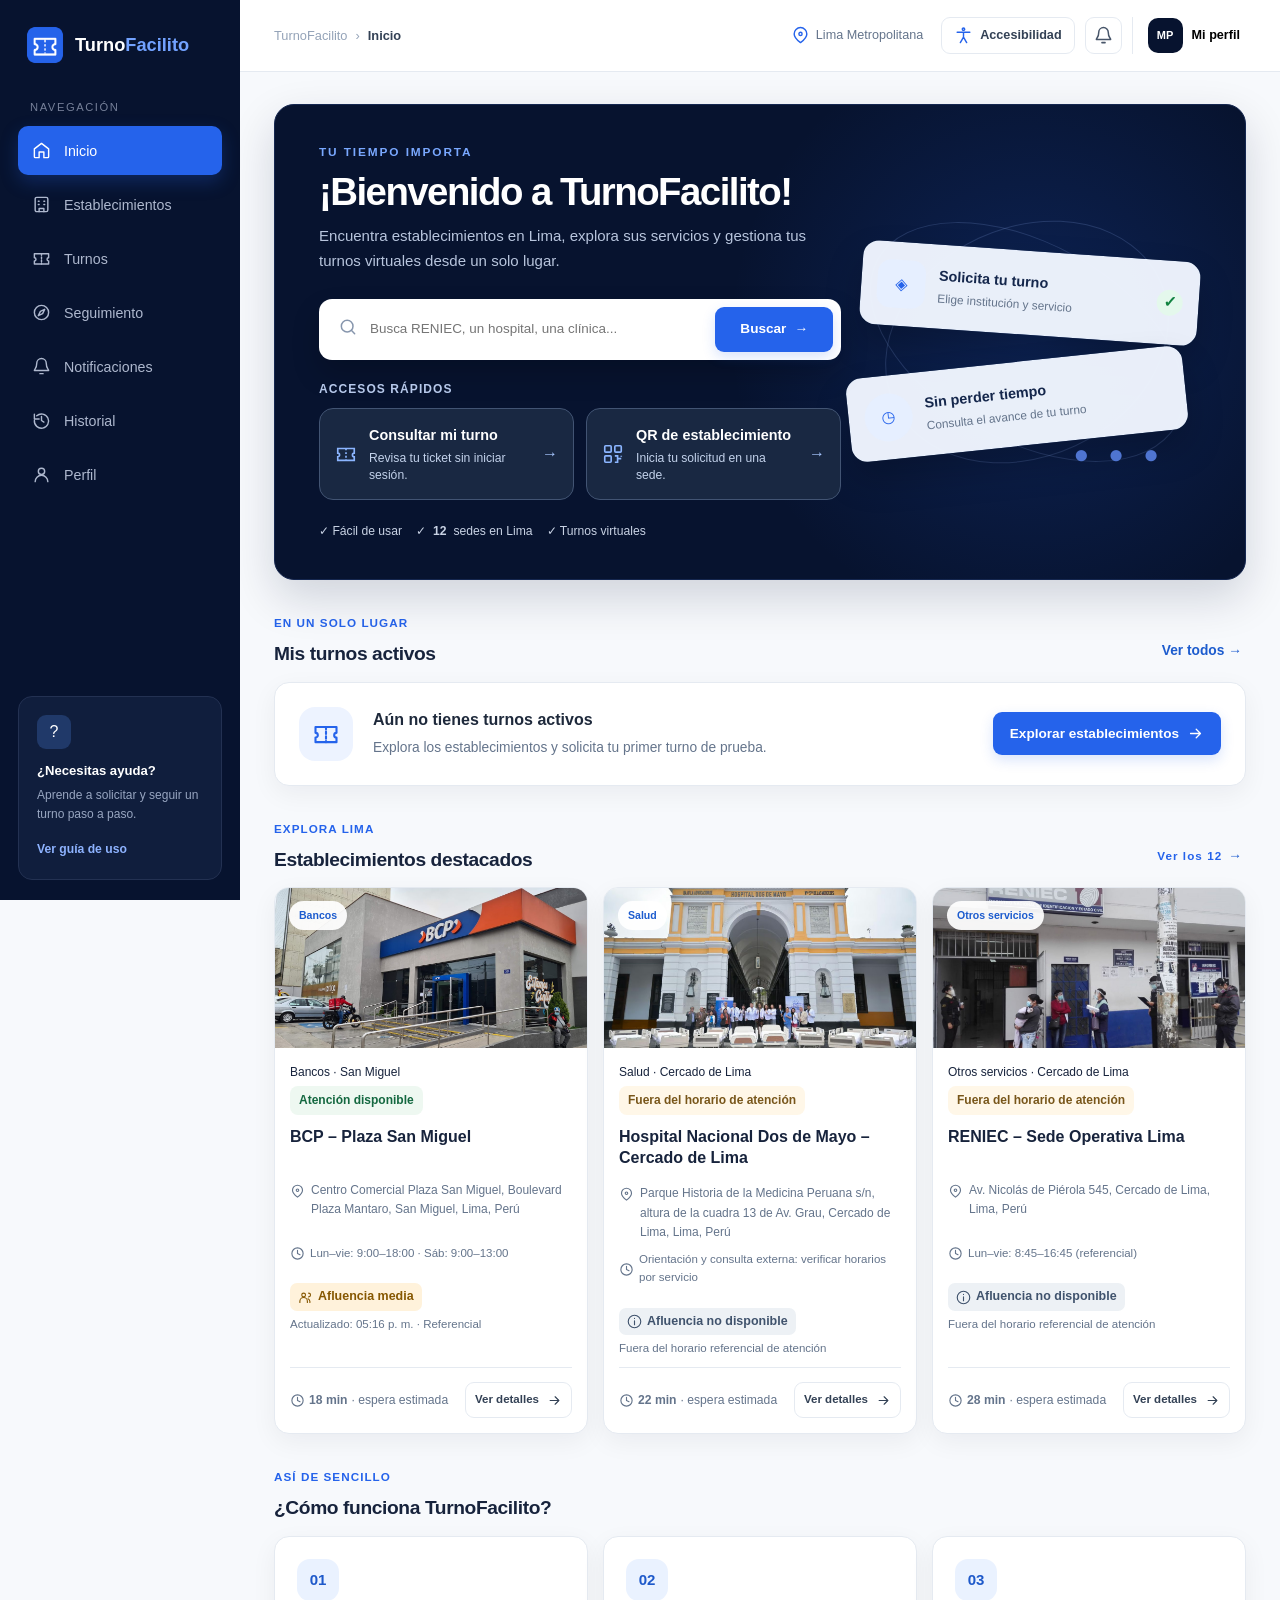
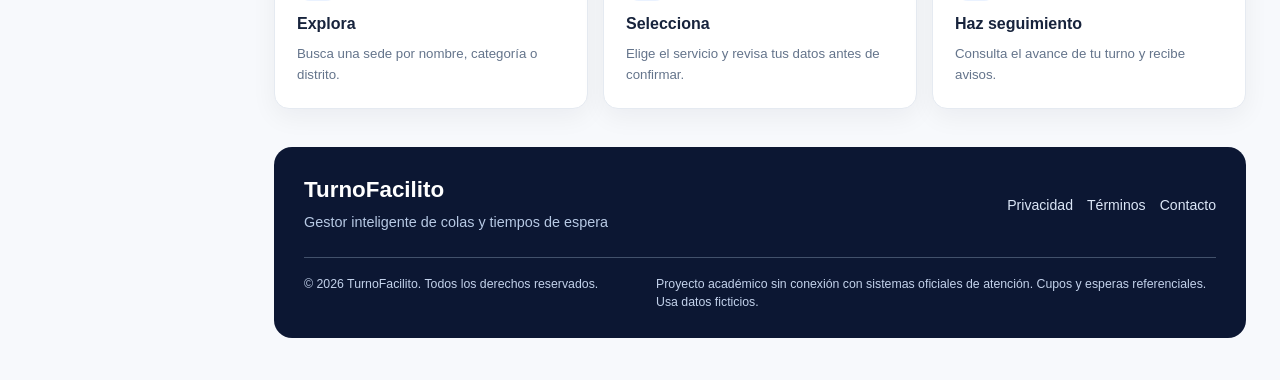
<file: pages/index.html>
<!doctype html>
<html lang="es" data-image-root="../assets/images/">
<head>
  <meta charset="UTF-8">
  <meta name="viewport" content="width=device-width, initial-scale=1.0">
  <meta name="theme-color" content="#07132f">
  <meta name="description" content="TurnoFacilito: plataforma académica para conocer sedes en Lima y practicar la gestión de turnos virtuales.">
  <title>TurnoFacilito | Gestor inteligente de colas y tiempos de espera</title>
  <link rel="icon" href="../favicon.ico" sizes="any">
  <link rel="stylesheet" href="../css/styles.css">
  <script src="../js/main.js" defer></script>
</head>
<body>
  <a class="skip-link" href="#contenido">Saltar al contenido principal</a>
  <div class="app-shell">
    <!-- ENCABEZADO Y NAVEGACIÓN: elementos semánticos de HTML5 -->
    <aside class="sidebar" aria-label="Menú lateral">
      <button class="brand" type="button" data-go="Inicio" aria-label="TurnoFacilito, ir al inicio">
        <img class="brand-mark" src="../assets/icons/TurnoFacilito_Logo.jpg" alt="" width="38" height="38">
        <span>Turno<strong>Facilito</strong></span>
      </button>
      <p class="side-label">NAVEGACIÓN</p>
      <nav id="nav-escritorio" aria-label="Secciones principales"></nav>
      <section class="help-card" aria-labelledby="ayuda-breve-titulo">
        <span aria-hidden="true">?</span>
        <strong id="ayuda-breve-titulo">¿Necesitas ayuda?</strong>
        <p>Aprende a solicitar y seguir un turno paso a paso.</p>
        <button type="button" data-go="Ayuda">Ver guía de uso</button>
      </section>
    </aside>
    <div class="workspace">
      <header class="topbar">
        <div class="breadcrumb" aria-label="Ubicación de la página"><span>TurnoFacilito</span><span aria-hidden="true">›</span><strong id="miga">Inicio</strong></div>
        <div class="top-actions">
          <span class="location" aria-label="Establecimientos en Lima Metropolitana"><span data-svg="pin" aria-hidden="true"></span> Lima Metropolitana</span>
          <button class="access-btn" type="button" data-go="Accesibilidad"><span data-svg="accessibility" aria-hidden="true"></span> Accesibilidad</button>
          <div class="notification-wrap">
            <button type="button" class="icon-btn" data-go="Notificaciones" aria-label="Ver notificaciones" title="Notificaciones"><svg aria-hidden="true" width="19" height="19" viewBox="0 0 24 24" fill="none" stroke="currentColor" stroke-width="1.9" stroke-linecap="round" stroke-linejoin="round"><path d="M18 8a6 6 0 0 0-12 0c0 7-3 7-3 9h18c0-2-3-2-3-9ZM10 21h4"/></svg></button>
            <b id="alerta-cantidad" hidden>0</b>
          </div>
          <button class="profile-chip" type="button" data-go="Perfil" aria-label="Ver mi perfil y registrar datos"><span aria-hidden="true">MP</span><div><strong>Mi perfil</strong><small hidden></small></div></button>
        </div>
      </header>
      <main id="contenido" class="main-content" tabindex="-1">
        <div class="navigation-back"><button id="volver-pagina" class="btn btn-secondary nav-back-btn" type="button" data-action="volver-pagina" hidden><svg aria-hidden="true" width="18" height="18" viewBox="0 0 24 24" fill="none" stroke="currentColor" stroke-width="1.8" stroke-linecap="round" stroke-linejoin="round"><path d="m12 19-7-7 7-7M5 12h14"/></svg> Volver a la página anterior</button></div>
        <!-- INICIO: el contenido y su estructura existen en HTML ANTES de ejecutar JavaScript. -->
        <section id="vista-inicio" class="page home-page" aria-labelledby="titulo-inicio">
          <section class="welcome-banner" aria-labelledby="titulo-inicio">
            <div class="welcome-copy">
              <span class="welcome-eyebrow">TU TIEMPO IMPORTA</span>
              <h1 id="titulo-inicio">¡Bienvenido a TurnoFacilito!</h1>
              <p>Encuentra establecimientos en Lima, explora sus servicios y gestiona tus turnos virtuales desde un solo lugar.</p>
              <form id="busqueda-inicio" class="welcome-search" role="search">
                <span class="search-glyph"><svg aria-hidden="true" width="20" height="20" viewBox="0 0 24 24" fill="none" stroke="currentColor" stroke-width="1.8" stroke-linecap="round"><circle cx="11" cy="11" r="7"/><path d="m20 20-4-4"/></svg></span>
                <label class="sr-only" for="buscar-inicio">Buscar establecimiento</label>
                <input id="buscar-inicio" name="busqueda" type="search" placeholder="Busca RENIEC, un hospital, una clínica..." autocomplete="off">
                <button class="btn btn-primary" type="submit">Buscar <span aria-hidden="true">→</span></button>
              </form>
              <div class="quick-label">ACCESOS RÁPIDOS</div><div class="home-shortcuts"><button class="shortcut" type="button" data-go="Consulta"><svg aria-hidden="true" width="22" height="22" viewBox="0 0 24 24" fill="none" stroke="currentColor" stroke-width="1.8"><path d="M3 6h18v5a2 2 0 0 0 0 4v4H3v-4a2 2 0 0 0 0-4V6Z"/><path d="M12 6v13" stroke-dasharray="2 2"/></svg><span><strong>Consultar mi turno</strong><small>Revisa tu ticket sin iniciar sesión.</small></span><span aria-hidden="true">→</span></button><button class="shortcut" type="button" data-go="QR"><svg aria-hidden="true" width="22" height="22" viewBox="0 0 24 24" fill="none" stroke="currentColor" stroke-width="1.8"><rect x="3" y="3" width="7" height="7" rx="1"/><rect x="14" y="3" width="7" height="7" rx="1"/><rect x="3" y="14" width="7" height="7" rx="1"/><path d="M14 14h3v3h4m-7 4h3v-4m4-3v1"/></svg><span><strong>QR de establecimiento</strong><small>Inicia tu solicitud en una sede.</small></span><span aria-hidden="true">→</span></button></div>
              <div class="welcome-benefits" aria-label="Beneficios">
                <span>✓ Fácil de usar</span>
                <span>✓ <b id="cantidad-sedes-inicio">12</b> sedes en Lima</span>
                <span>✓ Turnos virtuales</span>
              </div>
            </div>
            <div class="welcome-art" aria-hidden="true">
              <div class="art-orbit orbit-one"></div><div class="art-orbit orbit-two"></div>
              <div class="art-card art-card-one"><span class="art-pict">◈</span><div><b>Solicita tu turno</b><small>Elige institución y servicio</small></div><span class="art-ok">✓</span></div>
              <div class="art-card art-card-two"><span class="art-round">◷</span><div><b>Sin perder tiempo</b><small>Consulta el avance de tu turno</small></div></div>
              <div class="art-dots">● ● ●</div>
            </div>
          </section>
          <section aria-labelledby="titulo-turnos-inicio">
            <div class="section-heading"><div><span>EN UN SOLO LUGAR</span><h2 id="titulo-turnos-inicio">Mis turnos activos</h2></div><button type="button" class="link-button" data-go="Turnos">Ver todos →</button></div>
            <div id="turnos-inicio" aria-live="polite"><div class="card empty-state"><div><h3>Aún no tienes turnos activos</h3><p>Explora los establecimientos y solicita tu primer turno de prueba.</p></div><button class="btn btn-primary" type="button" data-go="Establecimientos">Explorar establecimientos</button></div></div>
          </section>
          <section aria-labelledby="titulo-destacados">
            <div class="section-heading"><div><span>EXPLORA LIMA</span><h2 id="titulo-destacados">Establecimientos destacados</h2></div><button type="button" class="link-button" data-go="Establecimientos"><span id="cantidad-ver-sedes">Ver los 12</span> →</button></div>
            <div id="destacados-inicio" class="featured-grid"><p class="muted">Cargando establecimientos destacados...</p></div>
          </section>
          <section aria-labelledby="titulo-pasos">
            <div class="section-heading"><div><span>ASÍ DE SENCILLO</span><h2 id="titulo-pasos">¿Cómo funciona TurnoFacilito?</h2></div></div>
            <div class="steps-grid">
              <article class="card step-item"><span>01</span><h3>Explora</h3><p>Busca una sede por nombre, categoría o distrito.</p></article>
              <article class="card step-item"><span>02</span><h3>Selecciona</h3><p>Elige el servicio y revisa tus datos antes de confirmar.</p></article>
              <article class="card step-item"><span>03</span><h3>Haz seguimiento</h3><p>Consulta el avance de tu turno y recibe avisos.</p></article>
            </div>
          </section>
        </section>

        <!-- ESTABLECIMIENTOS: HTML5 define el buscador y los controles; JS filtra los resultados. -->
        <section id="vista-establecimientos" class="page" aria-labelledby="titulo-establecimientos" hidden>
          <div class="page-title"><span class="eyebrow">ENCUENTRA TU ESTABLECIMIENTO</span><h1 id="titulo-establecimientos">Establecimientos disponibles</h1>
            <p class="lead">Explora <span id="total-sedes-descripcion">12</span> sedes reales de Lima Metropolitana.</p>
          </div>
          <section class="card filter-panel" aria-label="Filtros de establecimientos">
            <div class="filter-grid">
              <label class="filter-field filter-grow"><span>Buscar por nombre o servicio</span><span class="field-with-icon"><svg aria-hidden="true" width="20" height="20" viewBox="0 0 24 24" fill="none" stroke="currentColor" stroke-width="1.8" stroke-linecap="round"><circle cx="11" cy="11" r="7"/><path d="m20 20-4-4"/></svg><input id="buscar-sede" type="search" autocomplete="off" placeholder="Ej. RENIEC, hospital, consulta..."></span></label>
              <label class="filter-field"><span>Distrito</span><span class="field-with-icon"><span class="filter-icon" data-svg="pin"></span><select id="filtrar-distrito"><option value="Todos">Todos los distritos</option></select></span></label>
              <label class="filter-field"><span>Ordenar por</span><span class="field-with-icon"><span class="filter-icon" data-svg="sort"></span><select id="ordenar-sedes"><option>Espera menor</option><option>Espera mayor</option><option>Nombre</option></select></span></label>
            </div>
            <div class="chips" role="group" aria-label="Filtrar por categoría">
              <button type="button" class="active" data-category="Todas" aria-pressed="true"><span data-svg="grid"></span>Todas</button>
              <button type="button" data-category="Bancos" aria-pressed="false"><span data-svg="bank"></span>Bancos</button>
              <button type="button" data-category="Salud" aria-pressed="false"><span data-svg="heart"></span>Salud</button>
              <button type="button" data-category="Otros servicios" aria-pressed="false"><span data-svg="building"></span>Otros servicios</button>
            </div>
          </section>
          <div class="results-bar"><strong id="contador-sedes" role="status">Cargando...</strong><button class="link-button" type="button" data-action="limpiar-filtros">Limpiar filtros</button></div>
          <div id="resultado-sedes" class="list-stack" aria-live="polite" aria-relevant="additions text"></div>
        </section>

        <!-- GUÍA DE USO: contenido estático y preguntas frecuentes sin depender de JS. -->
        <section id="vista-ayuda" class="page narrow" aria-labelledby="titulo-ayuda" hidden>
          <div class="page-title"><span class="eyebrow">CENTRO DE AYUDA</span><h1 id="titulo-ayuda">Cómo usar TurnoFacilito</h1><p class="lead">Un recorrido sencillo para solicitar y administrar turnos.</p></div>
          <div class="help-steps">
            <article class="card help-step"><span>1</span><div><h2>Busca un establecimiento</h2><p>Ve a Establecimientos y busca por nombre, categoría o distrito.</p></div></article>
            <article class="card help-step"><span>2</span><div><h2>Selecciona un servicio y registra tus datos</h2><p>Abre una sede, elige un servicio y completa tus nombres, apellidos y DNI ficticio.</p></div></article>
            <article class="card help-step"><span>3</span><div><h2>Revisa y sigue tu turno</h2><p>Confirma la solicitud y consulta el seguimiento automático de tu atención.</p></div></article>
            <article class="card help-step"><span>4</span><div><h2>Consulta tu actividad</h2><p>Revisa tus notificaciones y el historial de turnos finalizados o cancelados.</p></div></article>
          </div>
          <section class="card help-faq" aria-labelledby="titulo-preguntas"><h2 id="titulo-preguntas">Preguntas frecuentes</h2>
            <details><summary>¿Puedo tener varios turnos activos?</summary><p>Sí, en establecimientos distintos. Solo uno activo por sede.</p></details>
            <details><summary>¿Por qué se borra todo al actualizar?</summary><p>Los datos personales y turnos se conservan mientras la página permanece abierta.</p></details>
            <details><summary>¿Puedo atenderme con este turno en una institución?</summary><p>No. Es una simulación educativa y no está integrada con los sistemas de las instituciones. Los hospitales no ofrecen atención de emergencias por este medio.</p></details>
          </section>
          <button type="button" class="btn btn-primary" data-go="Establecimientos">Comenzar →</button>
        </section>

        <!-- Aquí se visualizan detalles, turnos, historial y otras pantallas cuyos datos varían. -->
        <div id="vista-interactiva" hidden></div>
        <footer class="site-footer" aria-label="Pie de página"><div class="footer-top"><div><strong>TurnoFacilito</strong><p>Gestor inteligente de colas y tiempos de espera</p></div><nav aria-label="Información del proyecto"><button type="button" data-go="Privacidad">Privacidad</button><button type="button" data-go="Términos">Términos</button><button type="button" data-go="Contacto">Contacto</button></nav></div><div class="footer-bottom"><span>© 2026 TurnoFacilito. Todos los derechos reservados.</span><span>Proyecto académico sin conexión con sistemas oficiales de atención. Cupos y esperas referenciales. Usa datos ficticios.</span></div></footer>
      </main>
    </div>
    <nav id="nav-movil" class="mobile-nav" aria-label="Navegación móvil"></nav>
    <div class="mobile-drawer" id="drawer-movil" hidden></div>
    <div class="toast" id="mensaje" role="status" aria-live="polite" hidden></div>
    <div id="contenedor-modal"></div>
  </div>

  <!-- PLANTILLAS HTML: los formularios tienen etiquetas, inputs y estructura semántica. -->
  <!-- JavaScript inserta los nombres y opciones según la institución seleccionada. -->
  <template id="plantilla-servicio">
    <section class="page narrow" aria-labelledby="titulo-servicio">
      <button type="button" class="back-link" data-go="Detalle">← Volver al establecimiento</button>
      <div class="page-title"><span class="eyebrow">PASO 1 DE 4</span><h1 id="titulo-servicio">Selecciona tu servicio</h1><p class="lead">Elige el trámite que necesitas en <span id="servicio-nombre-sede"></span>.</p></div>
      <div class="process-stepper"><span class="current">1 · Servicio</span><span>2 · Tus datos</span><span>3 · Revisión</span><span>4 · Confirmación</span></div>
      <div class="selection-layout">
        <form id="form-servicio" class="card service-selection">
          <h2>¿Qué atención necesitas?</h2><p class="muted">Selecciona una opción para continuar.</p>
          <div id="lista-servicios" class="service-option-list" role="radiogroup" aria-label="Servicios disponibles"></div>
          <p id="error-servicio" class="input-error" aria-live="polite" hidden>Selecciona un servicio para continuar.</p>
          <div class="form-actions"><button type="button" class="btn btn-secondary" data-go="Detalle">Volver</button><button type="submit" class="btn btn-primary">Revisar solicitud →</button></div>
        </form>
        <aside class="card selection-summary" aria-label="Resumen del establecimiento">
          <img id="servicio-imagen" src="" alt="" loading="lazy"><div><b id="servicio-resumen-nombre"></b><small id="servicio-resumen-distrito"></small></div>
          <hr><p>◷ <b id="servicio-resumen-espera"></b> de espera estimada</p><p>♙ <span id="servicio-resumen-personas"></span> personas delante</p>
        </aside>
      </div>
    </section>
  </template>

  <template id="plantilla-datos">
    <section class="page narrow" aria-labelledby="datos-titulo">
      <button id="datos-atras" type="button" class="back-link" data-go="Servicio">← Volver al servicio</button>
      <div class="page-title"><span id="datos-encabezado" class="eyebrow">PASO 2 DE 4</span><h1 id="datos-titulo">Registra tus datos</h1><p id="datos-descripcion" class="lead">Ingresa tus datos para continuar.</p></div>
      <div id="datos-pasos" class="process-stepper"><span>1 · Servicio</span><span class="current">2 · Tus datos</span><span>3 · Revisión</span><span>4 · Confirmación</span></div>
      <div class="selection-layout">
        <form id="form-datos" class="card personal-form" novalidate>
          <div class="personal-form-heading"><span class="personal-symbol" aria-hidden="true"><span data-svg="user"></span></span><div><h2>Información del solicitante</h2><p>Los campos con * son obligatorios.</p></div></div>
          <div class="personal-fields">
            <div class="personal-field"><label for="dato-nombres">Nombres *</label><input id="dato-nombres" name="nombres" type="text" maxlength="60" autocomplete="given-name" placeholder="Escribe tus nombres" required aria-describedby="error-nombres"><p id="error-nombres" class="input-error" hidden></p></div>
            <div class="personal-field"><label for="dato-apellidos">Apellidos *</label><input id="dato-apellidos" name="apellidos" type="text" maxlength="60" autocomplete="family-name" placeholder="Escribe tus apellidos" required aria-describedby="error-apellidos"><p id="error-apellidos" class="input-error" hidden></p></div>
            <div class="personal-field"><label for="dato-dni">DNI *</label><input id="dato-dni" name="dni" type="text" inputmode="numeric" maxlength="8" pattern="[0-9]{8}" autocomplete="off" placeholder="Ingresa 8 dígitos" required aria-describedby="error-dni"><p id="error-dni" class="input-error" role="alert" hidden></p></div><div class="personal-field"><label for="dato-correo">Correo electrónico <span class="muted">(opcional)</span></label><input id="dato-correo" name="correo" type="email" maxlength="90" autocomplete="email" placeholder="ejemplo@correo.com" aria-describedby="error-correo"><p id="error-correo" class="input-error" hidden></p></div>
          </div>
          <div class="form-actions"><button id="datos-volver" type="button" class="btn btn-secondary" data-go="Servicio">Volver</button><button id="datos-guardar" type="submit" class="btn btn-primary">Guardar y revisar turno</button></div>
        </form>
        <aside class="card personal-aside"><span class="eyebrow">TURNOFACILITO</span><h2 id="datos-aside-titulo">Tu solicitud está casi lista</h2><p id="datos-aside-texto"></p><div class="personal-aside-steps"><span>✓ Consulta sin contraseña</span><span>✓ Gestiona tus solicitudes</span><span>✓ Acceso a tus turnos</span></div></aside>
      </div>
    </section>
  </template>
</body>
</html>
</file>
<file: css/styles.css>
@layer base {
  * { box-sizing: border-box; }
  html { font-family: 'Poppins', Arial, sans-serif; color: #0f172a; background: #f7f9fc; }
  body { margin: 0; min-width: 320px; min-height: 100vh; }
  button, input, select { font: inherit; }
  button { cursor: pointer; }
  button:focus-visible, input:focus-visible, select:focus-visible { outline: 3px solid rgba(37, 99, 235, .28); outline-offset: 2px; }
}

:root { --navy:#07132f; --blue:#2563eb; --soft:#eff5ff; --canvas:#f7f9fc; --muted:#64748b; --green:#16a34a; --orange:#f59e0b; --red:#dc3545; --border:#e5eaf1; --shadow:0 8px 26px rgba(15,23,42,.055); }
html[data-size="Grande"] { font-size: 18px; }
html[data-size="Extragrande"] { font-size: 20px; }
html[data-contrast="true"] { --canvas:#fff; --muted:#344054; --border:#7c8799; }
html[data-contrast="true"] .card { border-width:2px; }
html[data-simple="true"] img, html[data-simple="true"] .detail-hero { display:none; }
html[data-simple="true"] .card, html[data-simple="true"] .btn { box-shadow:none; }

.app-shell { min-height:100vh; background:var(--canvas); }
.sidebar { width:240px; position:fixed; inset:0 auto 0 0; padding:26px 18px 20px; background:var(--navy); color:#fff; display:flex; flex-direction:column; z-index:30; }
.brand { border:0; background:none; color:#fff; display:flex; align-items:center; gap:11px; font-size:18px; padding:0 8px; }
.brand strong { color:#72a2ff; }.brand-mark { width:38px;height:38px;border-radius:11px;background:var(--blue);display:grid;place-items:center;transform:rotate(-5deg) }
.side-label { font-size:10px; letter-spacing:.14em; color:#768099; margin:34px 12px 10px; }
.sidebar nav { display:flex;flex-direction:column;gap:5px }.sidebar nav button { min-height:45px;border:0;background:transparent;color:#aeb8ce;border-radius:10px;display:flex;align-items:center;gap:13px;padding:0 14px;font-size:13px;font-weight:500;transition:.2s }
.sidebar nav button:hover { background:#111f42;color:#fff }.sidebar nav button.selected { background:var(--blue);color:#fff;box-shadow:0 7px 18px rgba(37,99,235,.25) }.sidebar nav i { margin-left:auto;background:#fff;color:var(--blue);font-style:normal;font-size:10px;width:19px;height:19px;border-radius:10px;display:grid;place-items:center }
.help-card { margin-top:auto;background:#101e3d;border:1px solid #233152;padding:16px;border-radius:14px }.help-card>span { display:grid;width:34px;height:34px;border-radius:9px;background:#203969;place-items:center;margin-bottom:12px }.help-card strong{display:block;font-size:12px}.help-card p{font-size:10px;color:#98a6c1;margin:4px 0 12px}.help-card button{border:0;background:none;color:#8eb3ff;padding:0;font-size:11px;font-weight:600}
.workspace { margin-left:240px;min-height:100vh }.topbar { height:72px;position:sticky;top:0;z-index:20;background:rgba(255,255,255,.92);backdrop-filter:blur(14px);border-bottom:1px solid var(--border);display:flex;align-items:center;justify-content:space-between;padding:0 34px }
.breadcrumb { display:flex;gap:8px;align-items:center;font-size:11px;color:#94a3b8 }.breadcrumb strong{color:#334155}.top-actions{display:flex;align-items:center;gap:10px}.location{display:flex;align-items:center;gap:6px;font-size:11px;color:var(--muted);margin-right:8px}.access-btn{height:37px;border:1px solid var(--border);background:#fff;border-radius:9px;display:flex;align-items:center;gap:7px;padding:0 12px;color:#334155;font-size:11px;font-weight:600}.icon-btn{width:37px;height:37px;border-radius:9px;border:1px solid var(--border);background:#fff;display:grid;place-items:center;color:#475569;transition:.2s}.icon-btn:hover,.icon-btn.active{color:var(--blue);border-color:#b9cefa;background:var(--soft)}.notification-wrap{position:relative}.notification-wrap>b{position:absolute;right:-3px;top:-5px;background:var(--red);color:#fff;border:2px solid #fff;border-radius:9px;font-size:8px;width:17px;height:17px;display:grid;place-items:center}.profile-chip{border:0;border-left:1px solid var(--border);background:none;display:flex;align-items:center;gap:9px;padding-left:15px}.profile-chip>span{width:35px;height:35px;border-radius:10px;background:var(--navy);color:#fff;display:grid;place-items:center;font-size:11px;font-weight:600}.profile-chip div{text-align:left}.profile-chip strong,.profile-chip small{display:block}.profile-chip strong{font-size:11px}.profile-chip small{font-size:9px;color:var(--muted)}
.main-content{padding:32px 34px 42px;max-width:1480px;margin:auto}.page{animation:pageIn .24s ease}.page.narrow{max-width:1050px;margin:auto}@keyframes pageIn{from{opacity:0;transform:translateY(5px)}to{opacity:1;transform:none}}.title-row{display:flex;align-items:center;justify-content:space-between;gap:20px}.eyebrow{font-size:10px;letter-spacing:.11em;color:var(--blue);font-weight:700;margin-bottom:6px}h1{font-size:29px;letter-spacing:-.035em;line-height:1.2;margin:0;color:#101828;font-weight:650}h2{font-size:17px;margin:0;letter-spacing:-.02em}h3{margin:0;font-size:15px}.wave{color:#53637c;font-weight:500}.lead{color:var(--muted);font-size:13px;margin:8px 0 25px}
.card{background:#fff;border:1px solid var(--border);border-radius:15px;box-shadow:var(--shadow)}.btn{min-height:40px;border-radius:9px;padding:0 16px;border:1px solid transparent;display:inline-flex;align-items:center;justify-content:center;gap:8px;font-size:11px;font-weight:600;transition:.18s}.btn:hover{transform:translateY(-1px)}.btn:disabled{opacity:.45;cursor:not-allowed;transform:none}.btn-primary{background:var(--blue);color:#fff;box-shadow:0 5px 13px rgba(37,99,235,.18)}.btn-primary:hover{background:#1d4ed8}.btn-secondary{background:#fff;color:#334155;border-color:var(--border)}.btn-secondary:hover{border-color:#a9c1f5;color:var(--blue)}.btn-ghost{background:transparent;color:var(--blue);padding-inline:6px}.btn-danger{background:#fff1f2;color:var(--red);border-color:#fecdd3}.full{width:100%}.pill{display:inline-flex;align-items:center;gap:5px;padding:5px 9px;border-radius:20px;font-size:9px;font-weight:700;white-space:nowrap}.pill-blue{background:#eaf2ff;color:#1d5cce}.pill-green{background:#e9f8ee;color:#16803b}.pill-orange{background:#fff7e5;color:#b76d00}.pill-gray{background:#f1f5f9;color:#64748b}.pill-red{background:#fff0f1;color:#bd2636}
.hero-search{height:57px;background:#fff;border:1px solid var(--border);border-radius:13px;display:flex;align-items:center;padding:7px 8px 7px 18px;gap:12px;box-shadow:var(--shadow);max-width:820px}.hero-search>svg{color:#94a3b8}.hero-search input{flex:1;border:0;outline:0;color:#334155;font-size:12px;min-width:0}.hero-search .btn{height:43px;padding-inline:24px}.quick-results{position:absolute;z-index:5;width:min(800px,calc(100% - 68px));padding:8px;margin-top:5px}.quick-results button{display:flex;width:100%;border:0;background:#fff;padding:10px;align-items:center;gap:10px;border-radius:8px;text-align:left}.quick-results button:hover{background:var(--soft)}.quick-results button span{flex:1}.quick-results strong,.quick-results small{display:block}.quick-results strong{font-size:11px}.quick-results small{font-size:9px;color:var(--muted)}
.section-heading{display:flex;justify-content:space-between;align-items:end;margin:30px 0 13px}.section-heading span{font-size:9px;color:var(--blue);font-weight:700;letter-spacing:.09em}.section-heading h2{margin-top:4px}.section-heading.compact{margin-top:0}.active-ticket{display:grid;grid-template-columns:minmax(0,1.7fr) minmax(260px,.7fr);overflow:hidden}.ticket-main{padding:23px 28px;background:linear-gradient(125deg,#07132f 0%,#0b1d45 65%,#0c2d68 100%);color:#fff;position:relative}.ticket-main:after{content:"";position:absolute;width:180px;height:180px;border:35px solid rgba(255,255,255,.035);border-radius:50%;right:-20px;top:-65px}.ticket-label{display:flex;justify-content:space-between;align-items:center}.ticket-label span{display:flex;align-items:center;gap:8px;font-size:11px;font-weight:600}.ticket-label small{font-size:9px;color:#9caccb}.ticket-number{font-size:47px;font-weight:700;letter-spacing:-.04em;margin:13px 0 -3px}.ticket-main>p{margin:0;color:#b8c6df;font-size:11px}.ticket-metrics{display:grid;grid-template-columns:repeat(3,1fr);margin-top:21px;border-top:1px solid rgba(255,255,255,.12);padding-top:18px}.ticket-metrics>div{display:grid;grid-template-columns:24px 1fr;grid-template-rows:auto auto}.ticket-metrics svg{grid-row:1/3;color:#75a3ff;width:17px}.ticket-metrics strong{font-size:13px}.ticket-metrics span{color:#92a1bc;font-size:9px}.ticket-side{padding:23px;text-align:center;display:flex;align-items:center;flex-direction:column;justify-content:center}.pulse-icon{width:42px;height:42px;border-radius:50%;display:grid;place-items:center;background:var(--soft);color:var(--blue);margin-bottom:8px}.ticket-side>strong{font-size:12px}.ticket-side>p{font-size:10px;color:var(--muted);line-height:1.5;max-width:220px}.ticket-side .btn{width:100%;margin-top:5px}.ticket-side .btn-secondary{border:0;box-shadow:none;color:var(--muted)}
.place-grid{display:grid;grid-template-columns:repeat(2,1fr);gap:18px}.place-card{overflow:hidden}.place-image{height:150px;position:relative;overflow:hidden}.place-image img{width:100%;height:100%;object-fit:cover;transition:.35s}.place-card:hover img{transform:scale(1.035)}.place-image .pill{position:absolute;left:14px;top:13px;background:rgba(255,255,255,.93)}.favorite{position:absolute;right:13px;top:12px;width:34px;height:34px;border-radius:9px;border:0;background:rgba(255,255,255,.92);display:grid;place-items:center;color:#64748b}.place-body{padding:17px}.place-title{display:flex;justify-content:space-between}.place-title small{font-size:9px;color:var(--blue);font-weight:600}.place-title>span{display:flex;align-items:center;gap:4px;font-size:10px;color:var(--orange);font-weight:600}.place-body>p{display:flex;align-items:center;gap:6px;font-size:10px;color:var(--muted)}.place-meta{display:flex;gap:22px;padding:13px 0;border-top:1px solid var(--border)}.place-meta span{display:flex;gap:6px;align-items:center;color:var(--muted);font-size:9px}.place-meta b{color:#334155}.place-body>.btn{width:100%}
.filters{padding:10px;display:flex;gap:10px;margin-bottom:16px}.search-field{height:42px;flex:1;border:1px solid var(--border);border-radius:9px;display:flex;align-items:center;gap:9px;padding:0 12px;color:#94a3b8}.search-field input{border:0;outline:0;flex:1;font-size:11px;min-width:0}.select-wrap{height:42px;display:flex;align-items:center;gap:8px;border:1px solid var(--border);border-radius:9px;padding:0 11px;color:#64748b}.select-wrap select{border:0;outline:0;background:transparent;color:#475569;font-size:10px}.chips{display:flex;gap:8px;flex-wrap:wrap}.chips button{min-height:36px;padding:0 14px;border:1px solid var(--border);border-radius:20px;background:#fff;color:#64748b;font-size:10px;display:flex;align-items:center;gap:6px}.chips button.active{background:var(--navy);color:#fff;border-color:var(--navy)}.chips.compact button{min-height:32px;padding-inline:12px}.results-head{display:flex;justify-content:space-between;font-size:10px;margin:23px 0 11px}.results-head>span{color:var(--muted);display:flex;align-items:center;gap:6px}.live-dot{width:7px;height:7px;border-radius:50%;background:var(--green)}.list-stack{display:flex;flex-direction:column;gap:12px}.place-row{display:grid;grid-template-columns:180px 1fr 145px;gap:18px;padding:12px}.place-row>img{width:100%;height:127px;object-fit:cover;border-radius:10px}.place-row-info{padding:4px 0}.place-row-info>div:first-child{display:flex;align-items:center;gap:10px}.place-row-info small{font-size:9px;color:var(--muted)}.place-row-info h3{margin-top:9px}.place-row-info>p{display:flex;gap:6px;align-items:center;color:var(--muted);font-size:10px}.inline-meta{display:flex;gap:16px}.inline-meta span{display:flex;gap:5px;align-items:center;color:#64748b;font-size:9px}.place-row-action{border-left:1px solid var(--border);display:flex;flex-direction:column;align-items:center;justify-content:center}.place-row-action>strong{font-size:25px}.place-row-action>strong small{font-size:10px}.place-row-action>span{font-size:8px;color:var(--muted);margin-bottom:10px}
.back-link{border:0;background:none;color:var(--muted);font-size:10px;display:flex;align-items:center;gap:5px;margin:0 0 13px;padding:0}.detail-hero{height:300px;border-radius:16px;overflow:hidden;position:relative}.detail-hero img{width:100%;height:100%;object-fit:cover}.detail-hero:after{content:"";position:absolute;inset:30% 0 0;background:linear-gradient(transparent,rgba(4,11,29,.88))}.detail-overlay{position:absolute;z-index:2;left:28px;bottom:25px;color:#fff}.detail-overlay h1{color:#fff;margin-top:10px}.detail-overlay p{display:flex;align-items:center;gap:6px;font-size:10px;color:#d8e0ef}.detail-layout{display:grid;grid-template-columns:1fr 310px;gap:18px;margin-top:18px}.detail-content{display:flex;flex-direction:column;gap:18px}.detail-content>.card{padding:22px}.service-list{display:grid;grid-template-columns:repeat(2,1fr);gap:10px;margin-top:15px}.service-list>div{border:1px solid var(--border);border-radius:10px;padding:12px;display:flex;align-items:center;gap:10px}.service-icon{width:38px;height:38px;border-radius:9px;background:var(--soft);display:grid;place-items:center;color:var(--blue)}.service-list>div div{flex:1}.service-list strong,.service-list small{display:block}.service-list strong{font-size:10px}.service-list small{font-size:8px;color:var(--muted);margin-top:3px}.schedule{margin-top:13px}.schedule>div{display:flex;justify-content:space-between;padding:10px 0;border-top:1px solid var(--border);font-size:10px}.schedule span{color:var(--muted)}.booking-card{padding:23px;text-align:center;position:sticky;top:90px}.booking-label{font-size:9px;color:var(--muted);font-weight:600}.big-time{font-size:42px;display:block;color:var(--navy);margin:7px}.big-time small{font-size:13px}.booking-card>p{font-size:10px;color:var(--muted);display:flex;align-items:center;justify-content:center;gap:6px}.availability{background:#f0faf3;border-radius:9px;padding:11px;display:flex;gap:8px;text-align:left;color:var(--green);margin:17px 0}.availability strong,.availability span{display:block}.availability strong{font-size:9px}.availability span{font-size:8px;color:#528360}.booking-card>.btn{margin-top:8px}.safe-note{display:flex;align-items:center;justify-content:center;gap:5px;color:var(--muted);font-size:8px;margin-top:15px}
.steps{display:flex;align-items:center;justify-content:center;margin:0 0 28px;color:#94a3b8;font-size:9px}.steps>span{width:80px;height:1px;background:#d9e0ea;margin:0 10px}.steps>div{display:flex;align-items:center;gap:6px}.steps b,.steps svg{width:24px;height:24px;border:1px solid var(--border);border-radius:50%;display:grid;place-items:center;padding:6px}.steps .done,.steps .current{color:var(--blue);font-weight:600}.steps .done svg,.steps .current b{background:var(--blue);color:#fff;border-color:var(--blue)}.selection-layout{display:grid;grid-template-columns:1fr 340px;gap:20px}.service-options{display:grid;grid-template-columns:repeat(2,1fr);gap:12px;align-content:start}.service-options>button{height:125px;background:#fff;border:1px solid var(--border);border-radius:13px;text-align:left;padding:18px;position:relative;display:flex;gap:13px}.service-options>button:hover,.service-options>button.selected{border-color:var(--blue);box-shadow:0 0 0 2px rgba(37,99,235,.08)}.service-options>button>span{width:41px;height:41px;border-radius:10px;background:var(--soft);color:var(--blue);display:grid;place-items:center}.service-options strong,.service-options small{display:block}.service-options strong{font-size:11px;margin-top:3px}.service-options small{font-size:8px;color:var(--muted);margin-top:6px}.service-options i{position:absolute;right:12px;top:12px;width:20px;height:20px;border-radius:50%;border:1px solid var(--border);display:grid;place-items:center;color:#fff}.service-options .selected i{background:var(--blue);border-color:var(--blue)}.summary-card{padding:22px}.summary-card>span{font-size:9px;color:var(--blue);font-weight:700}.summary-place{display:flex;gap:10px;margin-top:15px}.summary-place>svg{color:var(--blue)}.summary-place strong,.summary-place small{display:block}.summary-place strong{font-size:11px}.summary-place small{font-size:8px;color:var(--muted);line-height:1.5;margin-top:3px}.summary-card hr,.active-mini hr,.profile-summary hr{border:0;border-top:1px solid var(--border);margin:17px 0}.summary-card dl>div{display:flex;justify-content:space-between;font-size:9px;margin:11px 0}.summary-card dt{color:var(--muted)}.summary-card dd{font-weight:600;text-align:right}.validation{font-size:8px;color:#a96700;background:#fff7e7;display:flex;gap:6px;padding:9px;border-radius:8px;margin:15px 0}.legal{font-size:7px;color:#94a3b8;text-align:center;line-height:1.5}
.confirmation{text-align:center;max-width:670px;margin:auto}.success-mark{width:65px;height:65px;border-radius:50%;background:#e9f8ee;color:var(--green);display:grid;place-items:center;margin:5px auto 15px;border:6px solid #f4fbf6}.success-mark svg{width:29px;height:29px}.success-label{font-size:9px;color:var(--green);font-weight:700;letter-spacing:.1em}.confirmation>h1{margin-top:7px}.confirmation>p{color:var(--muted);font-size:11px}.confirmation-ticket{margin:24px 0 18px;padding:23px;position:relative;overflow:hidden}.confirmation-ticket:before,.confirmation-ticket:after{content:"";position:absolute;width:24px;height:24px;background:var(--canvas);border-radius:50%;top:135px}.confirmation-ticket:before{left:-12px}.confirmation-ticket:after{right:-12px}.confirmation-ticket>span{font-size:8px;color:var(--muted);font-weight:600}.confirmation-ticket>strong{display:block;font-size:58px;color:var(--blue);letter-spacing:-.04em;margin:2px 0 19px}.confirm-grid{border-top:1px dashed #ccd5e2;padding-top:19px;display:grid;grid-template-columns:repeat(2,1fr);gap:18px;text-align:left}.confirm-grid>div{display:grid;grid-template-columns:24px 1fr;grid-template-rows:auto auto}.confirm-grid svg{grid-row:1/3;color:var(--blue);width:17px}.confirm-grid span{font-size:8px;color:var(--muted)}.confirm-grid b{font-size:10px}.confirmation-actions{display:flex;justify-content:center;gap:9px}.confirmation>.btn-secondary{margin-top:10px}
.stats-grid{display:grid;grid-template-columns:repeat(3,1fr);gap:14px;margin-bottom:20px}.stat{padding:16px;display:flex;align-items:center;gap:12px}.stat-icon{width:41px;height:41px;border-radius:10px;background:var(--soft);color:var(--blue);display:grid;place-items:center}.stat-icon.green{background:#eaf8ef;color:var(--green)}.stat-icon.red{background:#fff0f1;color:var(--red)}.stat-icon.orange{background:#fff6e5;color:var(--orange)}.stat strong,.stat span{display:block}.stat strong{font-size:19px}.stat span{font-size:8px;color:var(--muted)}.toolbar{margin-bottom:13px}.my-ticket{display:grid;grid-template-columns:140px 1fr 150px;padding:20px}.my-ticket-number{border-right:1px solid var(--border);display:flex;flex-direction:column;align-items:flex-start;justify-content:center}.my-ticket-number>span{font-size:8px;color:var(--muted)}.my-ticket-number>strong{font-size:34px;color:var(--blue)}.my-ticket-info{padding-left:22px}.my-ticket-info>p{font-size:10px;color:var(--muted)}.my-ticket-info>div{display:flex;gap:17px}.my-ticket-info>div span{display:flex;align-items:center;gap:5px;font-size:9px;color:#526176}.my-ticket-info svg{width:15px}.my-ticket-actions{display:flex;flex-direction:column;justify-content:center;gap:5px}
.live-status{background:#eaf8ef;color:var(--green);padding:6px 9px;border-radius:16px;font-size:8px;display:flex;align-items:center;gap:6px}.live-status i{width:6px;height:6px;border-radius:50%;background:var(--green);animation:pulse 1.5s infinite}@keyframes pulse{50%{opacity:.35}}.tracking-layout{display:grid;grid-template-columns:minmax(0,1fr) 310px;gap:18px}.tracking-card{text-align:center;padding:27px}.turn-caption{font-size:9px;color:var(--muted);font-weight:700;letter-spacing:.12em}.tracking-number{display:block;font-size:66px;line-height:1.15;color:var(--navy);letter-spacing:-.05em}.tracking-card.called{border-color:#a9dfb9;background:#fbfffc}.tracking-metrics{display:grid;grid-template-columns:repeat(3,1fr);margin:25px 0;border-block:1px solid var(--border);padding:18px 0}.tracking-metrics>div{display:flex;flex-direction:column;align-items:center;border-right:1px solid var(--border)}.tracking-metrics>div:last-child{border:0}.tracking-metrics svg{color:var(--blue);width:20px}.tracking-metrics strong{font-size:17px;margin:5px}.tracking-metrics span{font-size:8px;color:var(--muted)}.progress-block>div:first-child{display:flex;justify-content:space-between;font-size:9px;color:var(--muted)}.progress{height:8px;background:#e9edf3;border-radius:5px;overflow:hidden;margin:8px 0 20px}.progress i{display:block;height:100%;background:var(--blue);border-radius:5px;transition:.5s}.stage-row{display:grid;grid-template-columns:repeat(4,1fr)}.stage-row>div{display:flex;flex-direction:column;align-items:center;gap:6px;position:relative;color:#a2acbb}.stage-row>div:before{content:"";height:1px;background:#dfe5ed;position:absolute;left:-50%;right:50%;top:12px}.stage-row>div:first-child:before{display:none}.stage-row span{z-index:2;width:25px;height:25px;background:#fff;border:1px solid #dfe5ed;border-radius:50%;display:grid;place-items:center;font-size:8px}.stage-row b{font-size:8px}.stage-row .active{color:var(--blue)}.stage-row .active span{background:var(--blue);color:#fff;border-color:var(--blue)}.stage-row .active:before{background:var(--blue)}.status-panel{padding:24px;text-align:center;position:sticky;top:90px}.status-illustration{width:52px;height:52px;border-radius:16px;background:var(--soft);display:grid;place-items:center;color:var(--blue);margin:auto}.status-panel h2{margin-top:14px}.status-panel>p{font-size:9px;color:var(--muted);line-height:1.6}.place-mini{display:flex;text-align:left;gap:9px;background:#f8fafc;padding:12px;border-radius:9px;margin:16px 0}.place-mini svg{color:var(--blue);width:18px}.place-mini strong,.place-mini span{display:block}.place-mini strong{font-size:9px}.place-mini span{font-size:8px;color:var(--muted)}.status-panel>.btn{width:100%;margin-top:7px}
.notification-layout{display:grid;grid-template-columns:1fr 270px;gap:18px}.notice-list{display:flex;flex-direction:column;gap:9px;margin-top:13px}.notice{padding:15px;display:grid;grid-template-columns:39px 1fr 10px;gap:12px;position:relative}.notice.unread{border-color:#bad0ff;background:#fcfdff}.notice-icon{width:39px;height:39px;border-radius:10px;background:var(--soft);color:var(--blue);display:grid;place-items:center}.notice-icon svg{width:18px}.notice-icon.recordatorio{background:#fff6e5;color:var(--orange)}.notice-icon.sistema{background:#f1f5f9;color:#64748b}.notice>div>div{display:flex;justify-content:space-between}.notice strong{font-size:10px}.notice small{font-size:8px;color:var(--muted)}.notice p{font-size:9px;color:var(--muted);margin:5px 0}.notice .btn{min-height:25px;font-size:8px}.unread-dot{width:7px;height:7px;border-radius:50%;background:var(--blue)}.active-mini{padding:20px;text-align:center;position:sticky;top:90px}.active-mini>span{display:block;font-size:8px;color:var(--muted)}.active-mini>strong{display:block;font-size:38px;color:var(--blue)}.active-mini>div{display:flex;justify-content:space-between;font-size:9px;margin:10px 0}.active-mini .btn{width:100%;margin-top:10px}
.history-card{padding:16px}.table-tools{display:flex;gap:10px;margin-bottom:15px}.table-wrap{overflow:auto}table{width:100%;border-collapse:collapse;min-width:700px}th{text-align:left;color:#8793a6;font-size:8px;padding:10px;border-bottom:1px solid var(--border)}td{font-size:9px;padding:13px 10px;border-bottom:1px solid var(--border);color:#58677d}td strong,td b{color:#1f2937}.pagination{display:flex;justify-content:space-between;align-items:center;padding-top:14px;font-size:8px;color:var(--muted)}.pagination>div{display:flex;gap:4px}.page-current{width:37px;border:0;border-radius:9px;background:var(--blue);color:#fff}
.profile-layout{display:grid;grid-template-columns:250px 1fr;gap:18px}.profile-summary{text-align:center;padding:24px;position:sticky;top:90px}.avatar-lg{width:72px;height:72px;border-radius:20px;background:var(--navy);color:#fff;display:grid;place-items:center;margin:auto;font-size:22px;font-weight:600}.profile-summary h2{margin-top:13px}.profile-summary p{font-size:9px;color:var(--muted)}.profile-summary>span,.profile-summary>strong{display:block;font-size:8px;color:var(--muted)}.profile-summary>strong{color:#334155;margin-top:3px}.profile-content{display:flex;flex-direction:column;gap:13px}.profile-content>.card{padding:21px}.profile-content>.card>p{font-size:9px;color:var(--muted)}.form-grid{display:grid;grid-template-columns:repeat(2,1fr);gap:12px;margin:17px 0}.form-grid label span{display:block;font-size:8px;color:#64748b;margin-bottom:5px}.form-grid input{height:40px;border:1px solid var(--border);border-radius:8px;width:100%;padding:0 11px;font-size:10px;color:#334155;background:#fff}.form-grid input:disabled{background:#f5f7fa}.setting-row{display:flex;align-items:center;justify-content:space-between;padding:13px 0;border-top:1px solid var(--border)}.setting-row>span{display:flex;gap:10px}.setting-row svg{color:var(--blue);width:19px}.setting-row strong,.setting-row small{display:block}.setting-row strong{font-size:10px}.setting-row small{font-size:8px;color:var(--muted)}.switch{width:39px;height:22px;border:0;border-radius:13px;background:#cbd5e1;padding:3px;transition:.2s}.switch i{display:block;width:16px;height:16px;border-radius:50%;background:#fff;transition:.2s}.switch.on{background:var(--blue)}.switch.on i{transform:translateX(17px)}.settings-links{padding:0!important}.settings-links>button{border:0;border-bottom:1px solid var(--border);background:#fff;width:100%;padding:15px 18px;display:flex;justify-content:space-between;align-items:center}.settings-links>button:last-child{border:0}.settings-links button>span{display:flex;gap:10px;text-align:left}.settings-links svg{width:18px;color:#64748b}.settings-links strong,.settings-links small{display:block}.settings-links strong{font-size:10px}.settings-links small{font-size:8px;color:var(--muted)}
.accessibility-page{max-width:850px}.access-card{padding:21px;margin-bottom:13px}.access-head{display:flex;gap:12px}.access-head>span,.access-toggle>span{width:40px;height:40px;border-radius:10px;background:var(--soft);color:var(--blue);display:grid;place-items:center;flex-shrink:0}.access-head svg,.access-toggle svg{width:19px}.access-head p,.access-toggle p{font-size:9px;color:var(--muted);margin:4px 0}.size-options{display:grid;grid-template-columns:repeat(3,1fr);gap:9px;margin-top:16px}.size-options button{height:74px;border:1px solid var(--border);border-radius:10px;background:#fff;display:flex;flex-direction:column;align-items:center;justify-content:center;gap:4px;position:relative;color:#475569}.size-options button.selected{border-color:var(--blue);background:var(--soft);color:var(--blue)}.size-options span{font-size:8px}.size-options svg{position:absolute;right:8px;top:8px;width:15px}.access-toggle{display:grid;grid-template-columns:42px 1fr 42px;gap:12px;align-items:center;padding:14px 0;border-bottom:1px solid var(--border)}.access-toggle:last-child{border:0}.access-toggle strong{font-size:10px}.access-actions{display:flex;gap:9px}
.empty{padding:38px;text-align:center;color:#94a3b8}.empty svg{margin:auto}.empty h3{color:#334155;margin-top:10px}.empty p{font-size:9px}.demo-note{display:flex;justify-content:center;align-items:center;gap:6px;color:#8b96a8;font-size:8px;margin-top:30px}.toast{position:fixed;right:25px;bottom:25px;z-index:80;background:var(--navy);color:#fff;padding:13px 17px;border-radius:11px;display:flex;align-items:center;gap:9px;font-size:10px;box-shadow:0 14px 40px rgba(7,19,47,.25);animation:toastIn .25s}.toast svg{color:#6ee7a0}@keyframes toastIn{from{transform:translateY(15px);opacity:0}}.modal-backdrop{position:fixed;inset:0;background:rgba(7,19,47,.55);z-index:90;display:grid;place-items:center;padding:20px;backdrop-filter:blur(3px)}.modal{background:#fff;border-radius:16px;padding:25px;max-width:390px;text-align:center;box-shadow:0 25px 70px rgba(0,0,0,.2)}.modal-icon{width:48px;height:48px;border-radius:14px;background:var(--soft);color:var(--blue);display:grid;place-items:center;margin:auto}.modal-icon.danger{background:#fff0f1;color:var(--red)}.modal h2{margin-top:14px}.modal p{font-size:10px;color:var(--muted);line-height:1.6}.modal-actions{display:flex;gap:9px;justify-content:center;margin-top:18px}.mobile-nav,.mobile-drawer{display:none}

@media(max-width:1000px){.sidebar{width:210px}.workspace{margin-left:210px}.main-content{padding:25px 22px}.topbar{padding-inline:22px}.profile-chip div,.profile-chip>svg,.location{display:none}.active-ticket,.tracking-layout,.detail-layout,.notification-layout{grid-template-columns:1fr}.ticket-side{padding:18px}.ticket-side>.btn{max-width:300px}.place-row{grid-template-columns:130px 1fr}.place-row-action{grid-column:2;border-left:0;align-items:flex-start}.booking-card,.status-panel,.active-mini{position:static}.selection-layout{grid-template-columns:1fr}.summary-card{max-width:none}.profile-layout{grid-template-columns:200px 1fr}}
@media(max-width:760px){.sidebar,.breadcrumb,.access-btn{display:none}.workspace{margin-left:0}.topbar{height:60px;padding:0 16px}.topbar:before{content:"TurnoFacilito";font-weight:600;color:var(--navy);font-size:15px}.main-content{padding:22px 15px 92px}.top-actions{margin-left:auto}.profile-chip{padding-left:8px}.profile-chip>span{width:32px;height:32px}.mobile-nav{display:grid;position:fixed;z-index:50;bottom:0;left:0;right:0;height:69px;background:#fff;border-top:1px solid var(--border);grid-template-columns:repeat(5,1fr);padding:6px 5px env(safe-area-inset-bottom)}.mobile-nav button{border:0;background:none;color:#8b96a8;display:flex;align-items:center;justify-content:center;flex-direction:column;gap:3px;font-size:7px}.mobile-nav button.active{color:var(--blue)}.mobile-drawer{display:flex;position:fixed;z-index:70;inset:auto 10px 78px;background:#fff;border:1px solid var(--border);border-radius:16px;box-shadow:0 20px 70px rgba(7,19,47,.22);padding:12px;flex-direction:column}.drawer-head{display:flex;justify-content:space-between;align-items:center;padding:3px 5px 10px}.mobile-drawer>button{border:0;background:#fff;border-radius:9px;padding:10px;display:flex;align-items:center;gap:10px;color:#475569}.mobile-drawer>button:hover{background:var(--soft);color:var(--blue)}h1{font-size:24px}.title-row{align-items:flex-start}.title-row>.btn{font-size:0;padding:0;width:40px}.title-row>.btn svg{margin:0}.lead{margin-bottom:18px}.hero-search{height:53px}.hero-search .btn{padding-inline:13px}.active-ticket{display:block}.ticket-label small{display:none}.ticket-number{font-size:42px}.ticket-metrics{gap:7px}.ticket-metrics>div{grid-template-columns:20px 1fr}.place-grid,.stats-grid,.service-options,.form-grid{grid-template-columns:1fr}.place-row{grid-template-columns:95px 1fr;padding:9px;gap:11px}.place-row>img{height:95px}.place-row-action{grid-column:1/3;padding:10px;border-top:1px solid var(--border);flex-direction:row;justify-content:space-between;align-items:center}.place-row-action>span{display:none}.place-row-action>.btn{margin-left:auto}.inline-meta{flex-wrap:wrap;gap:7px}.detail-hero{height:240px}.detail-overlay{left:18px}.service-list{grid-template-columns:1fr}.selection-layout{display:block}.service-options{display:flex;flex-direction:column;margin-bottom:14px}.service-options>button{height:90px}.confirm-grid{grid-template-columns:1fr}.confirmation-ticket:before,.confirmation-ticket:after{top:130px}.confirmation-actions{flex-direction:column}.my-ticket{grid-template-columns:1fr}.my-ticket-number{border-right:0;border-bottom:1px solid var(--border);padding-bottom:12px}.my-ticket-info{padding:14px 0}.my-ticket-info>div{flex-wrap:wrap}.tracking-number{font-size:55px}.tracking-card{padding:20px 14px}.tracking-metrics strong{font-size:13px}.stage-row b{font-size:7px}.notice>div>div{display:block}.notice small{display:block;margin-top:3px}.history-card{padding:10px}.table-tools{flex-direction:column}.profile-layout{grid-template-columns:1fr}.profile-summary{position:static}.size-options{grid-template-columns:1fr}.access-actions{flex-direction:column}.steps>span{width:30px}.toast{left:15px;right:15px;bottom:84px}.modal-actions{flex-direction:column}.quick-results{width:calc(100% - 30px)}}

.welcome-banner {
  position: relative;
  display: grid;
  grid-template-columns: minmax(0, 1.15fr) minmax(340px, .85fr);
  min-height: 354px;
  padding: 43px 50px;
  overflow: hidden;
  color: #fff;
  background: #07132f;
  border: 1px solid #152750;
  border-radius: 20px;
  box-shadow: 0 18px 45px rgba(7, 19, 47, .16);
}
.welcome-banner:before {
  position: absolute;
  inset: 0;
  pointer-events: none;
  content: "";
  background: radial-gradient(circle at 78% 48%, rgba(37, 99, 235, .2), transparent 38%);
}
.welcome-copy {
  position: relative;
  z-index: 3;
  max-width: 650px;
}
.welcome-eyebrow {
  display: block;
  margin-bottom: 9px;
  color: #79a8ff;
  font-size: 10px;
  font-weight: 700;
  letter-spacing: .16em;
}
.welcome-copy h1 {
  color: #fff;
  font-size: 34px;
  letter-spacing: -.04em;
}
.welcome-copy > p {
  margin: 9px 0 25px;
  color: #b8c5dd;
  font-size: 13px;
}
.welcome-search {
  display: flex;
  align-items: center;
  width: 100%;
  max-width: 610px;
  min-height: 60px;
  padding: 7px 7px 7px 18px;
  color: #8796ad;
  background: #fff;
  border: 1px solid rgba(255, 255, 255, .35);
  border-radius: 13px;
  box-shadow: 0 14px 28px rgba(0, 0, 0, .2);
}
.welcome-search input {
  min-width: 0;
  flex: 1;
  padding: 0 12px;
  color: #1f2937;
  font-size: 11px;
  border: 0;
  outline: 0;
}
.welcome-search .btn {
  min-height: 45px;
  padding-inline: 24px;
}
.welcome-benefits {
  display: flex;
  gap: 24px;
  margin-top: 17px;
}
.welcome-benefits span {
  display: flex;
  align-items: center;
  gap: 7px;
  color: #c8d2e4;
  font-size: 9px;
}
.welcome-benefits svg {
  color: #4ade80;
}
.welcome-results {
  position: absolute;
  z-index: 10;
  top: 228px;
  left: 0;
  width: 100%;
  max-width: 610px;
  padding: 7px;
  color: #334155;
  background: #fff;
  border: 1px solid #e5eaf1;
  border-radius: 12px;
  box-shadow: 0 18px 40px rgba(0, 0, 0, .22);
}
.welcome-results button {
  display: flex;
  align-items: center;
  width: 100%;
  gap: 10px;
  padding: 9px;
  text-align: left;
  color: #334155;
  background: #fff;
  border: 0;
  border-radius: 8px;
}
.welcome-results button:hover {
  background: #eff5ff;
}
.welcome-results button > span {
  display: grid;
  width: 31px;
  height: 31px;
  flex: 0 0 31px;
  place-items: center;
  color: #2563eb;
  background: #eff5ff;
  border-radius: 8px;
}
.welcome-results button div {
  min-width: 0;
  flex: 1;
}
.welcome-results strong,
.welcome-results small {
  display: block;
}
.welcome-results strong {
  font-size: 10px;
}
.welcome-results small {
  margin-top: 2px;
  color: #64748b;
  font-size: 8px;
}
.welcome-empty {
  padding: 13px;
  text-align: center;
  color: #64748b;
  font-size: 9px;
}
.welcome-visual {
  position: relative;
  z-index: 2;
  min-height: 260px;
}
.hero-ticket {
  position: absolute;
  top: 34px;
  left: 50%;
  width: 235px;
  min-height: 230px;
  padding: 23px 25px;
  color: #17223b;
  background: #fff;
  border-radius: 16px;
  box-shadow: 0 24px 55px rgba(0, 0, 0, .28);
  transform: translateX(-48%) rotate(5deg);
}
.hero-ticket:before,
.hero-ticket:after {
  position: absolute;
  top: 142px;
  width: 22px;
  height: 22px;
  content: "";
  background: #0b1d45;
  border-radius: 50%;
}
.hero-ticket:before {
  left: -11px;
}
.hero-ticket:after {
  right: -11px;
}
.hero-ticket-top {
  display: flex;
  align-items: center;
  justify-content: space-between;
}
.hero-ticket-top > span {
  display: grid;
  width: 44px;
  height: 44px;
  place-items: center;
  color: #fff;
  background: #2563eb;
  border-radius: 12px;
}
.hero-ticket-top small {
  color: #78879d;
  font-size: 8px;
  font-weight: 700;
  letter-spacing: .1em;
}
.hero-ticket > strong {
  display: block;
  margin-top: 16px;
  color: #07132f;
  font-size: 38px;
  line-height: 1;
  letter-spacing: -.05em;
}
.hero-ticket > p {
  margin: 5px 0 18px;
  color: #64748b;
  font-size: 10px;
}
.hero-ticket-line {
  border-top: 1px dashed #cfd8e6;
}
.hero-ticket-place {
  display: flex;
  align-items: center;
  justify-content: space-between;
  gap: 8px;
  margin-top: 16px;
  color: #475569;
  font-size: 8px;
  font-weight: 600;
}
.hero-ticket-place svg {
  flex: 0 0 auto;
  color: #16a34a;
}
.time-float {
  position: absolute;
  z-index: 4;
  right: -8px;
  bottom: 24px;
  display: flex;
  align-items: center;
  gap: 10px;
  min-width: 145px;
  padding: 13px 15px;
  color: #17223b;
  background: #fff;
  border: 1px solid #e3e9f2;
  border-radius: 12px;
  box-shadow: 0 16px 35px rgba(0, 0, 0, .24);
}
.time-pulse {
  display: grid;
  width: 31px;
  height: 31px;
  place-items: center;
  background: #eaf8ef;
  border-radius: 50%;
}
.time-pulse i {
  width: 9px;
  height: 9px;
  background: #16a34a;
  border: 3px solid #a7e3ba;
  border-radius: 50%;
  animation: pulse 1.5s infinite;
}
.time-float strong,
.time-float span {
  display: block;
}
.time-float strong {
  color: #07132f;
  font-size: 17px;
}
.time-float strong small {
  font-size: 9px;
}
.time-float div > span {
  color: #64748b;
  font-size: 8px;
}
.decor-curve {
  position: absolute;
  inset: 0;
  width: 100%;
  height: 100%;
  fill: none;
  stroke: rgba(121, 168, 255, .32);
  stroke-dasharray: 6 7;
  stroke-width: 1.5;
}
.decor-dot {
  position: absolute;
  z-index: 3;
  width: 8px;
  height: 8px;
  border-radius: 50%;
}
.decor-dot-blue {
  top: 17px;
  right: 35px;
  background: #60a5fa;
}
.decor-dot-green {
  right: 7px;
  bottom: 69px;
  background: #4ade80;
}
.decor-dot-orange {
  top: 61px;
  left: 22px;
  background: #f59e0b;
}
.decor-ring {
  position: absolute;
  border: 1px solid rgba(121, 168, 255, .22);
  border-radius: 50%;
}
.decor-ring-one {
  top: 8px;
  right: -32px;
  width: 115px;
  height: 115px;
}
.decor-ring-two {
  bottom: -45px;
  left: 10px;
  width: 102px;
  height: 102px;
}

@media(max-width:1000px) {
  .welcome-banner {
    grid-template-columns: minmax(0, 1.2fr) minmax(280px, .8fr);
    padding: 38px 32px;
  }
  .hero-ticket {
    width: 210px;
  }
  .time-float {
    right: -18px;
  }
}

@media(max-width:760px) {
  .welcome-banner {
    grid-template-columns: 1fr;
    padding: 30px 20px 25px;
    border-radius: 17px;
  }
  .welcome-copy h1 {
    font-size: 28px;
  }
  .welcome-copy > p {
    margin-bottom: 20px;
    line-height: 1.6;
  }
  .welcome-search {
    min-height: 54px;
    padding-left: 14px;
  }
  .welcome-search .btn {
    min-height: 41px;
    padding-inline: 14px;
  }
  .welcome-benefits {
    gap: 10px;
    justify-content: space-between;
  }
  .welcome-benefits span {
    font-size: 8px;
  }
  .welcome-results {
    position: relative;
    top: auto;
    margin-top: 12px;
  }
  .welcome-visual {
    min-height: 285px;
    margin-top: 12px;
  }
  .hero-ticket {
    top: 25px;
    left: 50%;
    width: 215px;
  }
  .time-float {
    right: 4px;
    bottom: 12px;
  }
}

/* Compatibilidad adicional para pantallas pequeñas */
@media(max-width:480px){.welcome-banner{padding:23px 15px}.welcome-search{padding-left:8px}.welcome-search input{font-size:10px}.welcome-benefits{flex-wrap:wrap}.topbar{padding:0 10px}.main-content{padding-inline:10px}.place-row>img{height:100px}.place-row-info h3{font-size:12px}.place-row-action>.btn{font-size:10px}.place-row-action strong{font-size:20px}}

/* ================================================================
   TurnoFacilito · versión HTML/CSS/JavaScript nativo (noviembre 2026)
   Mantiene la paleta de Figma y mejora legibilidad, foco y responsive.
   ================================================================ */
[hidden] { display: none !important; }
html { font-family: Inter, 'Segoe UI', Arial, sans-serif; font-size: 16px; scroll-behavior: smooth; }
body { color:#17233c; line-height:1.55; }
button, select, input, summary { font-family:inherit; }
button, a, input, select { touch-action:manipulation; }
a:focus-visible, button:focus-visible, select:focus-visible, input:focus-visible, summary:focus-visible { outline: 3px solid #f59e0b !important; outline-offset: 3px; }
.sr-only { position:absolute!important;width:1px!important;height:1px!important;padding:0!important;margin:-1px!important;overflow:hidden!important;clip:rect(0,0,0,0)!important;white-space:nowrap!important;border:0!important; }
.skip-link { position:fixed;z-index:150;top:-100px;left:16px;padding:12px 18px;color:#fff;background:#1d4ed8;border-radius:8px;text-decoration:none;font-weight:700; }
.skip-link:focus { top:12px; }
.sidebar { width:240px; }
.sidebar nav button { font-size:.89rem; min-height:49px; }
.brand { font-size:1.14rem; font-weight:700; }
.brand-mark { font-size:26px;color:#fff;font-weight:700; }
.help-card { padding:18px; }
.help-card strong { font-size:.82rem; }
.help-card p { font-size:.75rem;line-height:1.6; }
.help-card button { font-size:.76rem; }
.side-label { font-size:.7rem; }
.topbar { min-height:72px; }
.breadcrumb { font-size:.8rem; }
.profile-chip strong { font-size:.79rem; }
.profile-chip small { font-size:.7rem; }
.icon-btn { font-size:25px; }
.access-btn,.location { font-size:.79rem; }
.main-content { max-width:1510px; }
.main-content:focus { outline: none; }
h1 { font-size:clamp(1.6rem,2.4vw,2.05rem); }
h2 { font-size:1.16rem; }
h3 { font-size:1rem; }
p { line-height:1.65; }
.btn { min-height:43px; font-size:.85rem; gap:8px; white-space:normal; }
.pill { font-size:.75rem; font-weight:650; padding:6px 10px; }
.eyebrow { font-size:.76rem; }
.lead { font-size:.91rem; line-height:1.65; }
.page-pretitle { color:var(--muted); }
.page-title { margin-bottom:23px; }
.page-title .lead { margin:7px 0 0; max-width:810px; }
.muted { color:var(--muted); font-size:.88rem; }
.link-button { display:inline-flex;align-items:center;gap:6px;border:0;background:transparent;color:#1d5cce;font-size:.86rem;font-weight:700;padding:8px 4px;text-align:left; }
.link-button:hover { text-decoration:underline; }
.link-button:disabled {opacity:.45;cursor:default;text-decoration:none;}
.separator { height:1px;background:var(--border);margin:18px 0; }
.spaced { margin-top:20px; }
.info-text { color:#475569; background:#f4f7fc; border-left:3px solid #bfd4fb; border-radius:4px 8px 8px 4px; padding:10px 13px; font-size:.84rem; line-height:1.6; }

/* Página de inicio: mantiene el hero oscuro del prototipo de Figma. */
.welcome-banner { min-height:330px;gap:12px;grid-template-columns:minmax(0,1.2fr) minmax(290px,.8fr);padding:38px 44px; }
.welcome-copy h1 { font-size:clamp(1.9rem,3vw,2.4rem);line-height:1.16;max-width:610px; }
.welcome-copy>p { font-size:.94rem;line-height:1.65;max-width:620px; }
.welcome-eyebrow { font-size:.74rem; }
.welcome-search { max-width:640px; }
.welcome-search input { font-size:.84rem; }
.welcome-benefits { gap:14px;flex-wrap:wrap;margin-top:18px; }
.welcome-benefits span { font-size:.76rem; }
.welcome-art { position:relative;min-height:250px;align-self:center; }
.art-orbit { position:absolute;inset:10px 27px;border:1px solid rgba(138,171,236,.2);border-radius:50%;transform:rotate(-25deg); }
.art-orbit.orbit-two { inset:26px 3px;transform:rotate(29deg); }
.art-card { position:absolute;display:flex;align-items:center;gap:13px;width:min(98%,338px);padding:17px 15px;border:1px solid rgba(223,236,255,.28);border-radius:16px;background:rgba(241,246,255,.97);color:#15274c;box-shadow:0 18px 35px rgba(0,0,0,.21); }
.art-card-one { top:34px;right:2px;transform:rotate(4deg); }
.art-card-two { top:145px;left:-5px;transform:rotate(-6deg); }
.art-card b { display:block;font-size:.9rem; }
.art-card small { display:block;font-size:.74rem;color:#64748b;margin-top:3px; }
.art-pict,.art-round { width:48px;height:48px;border-radius:13px;flex:none;display:grid;place-items:center;background:#e6efff;color:#2563eb; }
.art-round { border-radius:50%; }
.art-ok { margin-left:auto;display:grid;place-items:center;border-radius:50%;width:26px;height:26px;color:#128341;background:#e4f8ec;font-weight:bold; }
.art-dots { position:absolute;bottom:-7px;right:36px;color:#4f75d1;font-size:26px;letter-spacing:6px; }
.section-heading { margin-top:30px;gap:14px; }
.section-heading span { font-size:.73rem; }
.section-heading h2 { font-size:1.2rem; }
.section-heading .link-button { flex:none; }
.featured-grid { display:grid;grid-template-columns:repeat(3,minmax(0,1fr));gap:15px; }
.featured-grid .place-image { height:160px; }
.place-image img { object-fit:cover; }
.place-image .pill { font-size:.66rem; }
.place-body { padding:15px; }
.place-body h3 {font-size:1rem;margin:7px 0;line-height:1.35;min-height:40px;}
.place-body .category-line {font-size:.75rem;}
.place-body .place-address {font-size:.75rem;min-height:56px;display:flex;align-items:flex-start;gap:6px;margin:8px 0;}
.place-address svg {flex:none;margin-top:3px;}
.place-body .inline-meta {padding-bottom:12px;}
.place-body .inline-meta span {font-size:.72rem;}
.mini-footer {border-top:1px solid var(--border);display:flex;align-items:center;gap:10px;justify-content:space-between;padding-top:14px;flex-wrap:wrap;}
.mini-footer>span {display:flex;align-items:center;gap:4px;font-size:.76rem;color:#64748b;}
.mini-footer .btn {min-height:36px;font-size:.72rem;padding:6px 9px;}
.steps-grid {display:grid;grid-template-columns:repeat(3,minmax(0,1fr));gap:15px;}
.step-item { padding:22px; }
.step-item>span {display:grid;place-items:center;width:42px;height:42px;background:#eaf2ff;color:#1e59ca;font-size:.94rem;font-weight:800;border-radius:13px;margin-bottom:11px;}
.step-item h3 {margin-bottom:6px;}
.step-item p {font-size:.83rem;color:var(--muted);margin:0;}
.empty-state {display:flex;align-items:center;gap:20px;padding:24px;}
.empty-symbol {width:54px;height:54px;border-radius:16px;background:#edf3ff;color:#2563eb;display:grid;place-items:center;flex:none;}
.empty-state>div:nth-child(2) {flex:1;}
.empty-state h3 {margin:0 0 5px;color:#1e293b;}
.empty-state p {margin:0;color:var(--muted);font-size:.86rem;max-width:630px;}
.empty-state .btn {flex:none;}

/* Catálogo de establecimientos: búsqueda + distrito + categoría + orden. */
.filter-panel {padding:18px;margin-bottom:20px;}
.filter-grid {display:flex;align-items:end;gap:12px;flex-wrap:wrap;}
.filter-field {display:flex;flex-direction:column;gap:7px;flex:1 1 165px;min-width:0;color:#516078;font-size:.8rem;font-weight:600;}
.filter-grow {flex:2 1 330px;}
.filter-field input,.filter-field select {width:100%;height:45px;padding:0 12px;color:#253450;border:1px solid #cad4e1;border-radius:9px;background:#fff;font-size:.86rem;min-width:0;}
.field-with-icon {position:relative;}
.field-with-icon svg {position:absolute;left:13px;top:14px;color:#8492a5;}
.field-with-icon input {padding-left:40px;}
.filter-panel .chips {margin-top:17px;}
.chips button {font-size:.79rem;min-height:36px;}
.results-bar {display:flex;align-items:center;justify-content:space-between;gap:10px;margin:14px 0;color:#36465f;font-size:.86rem;}
.place-row {grid-template-columns:225px minmax(0,1fr) 145px;gap:18px;align-items:center;padding:12px;min-width:0;}
.place-row>img {height:152px;border-radius:10px;}
.place-row-info {min-width:0;}
.place-row-info .category-line {font-size:.74rem;color:#2465cc;font-weight:650;}
.place-row-info h3 {font-size:1.04rem;margin:6px 0;line-height:1.35;}
.place-row-info>p {font-size:.82rem;line-height:1.55;margin:8px 0;align-items:flex-start;}
.place-row-info>p svg {flex:none;margin-top:3px;}
.place-row-info .inline-meta span {font-size:.77rem;line-height:1.5;}
.place-row-action strong {font-size:1.5rem;}
.place-row-action strong small {font-size:.8rem;}
.place-row-action>span {font-size:.76rem;margin:0 0 12px;}
.place-row-action .btn {font-size:.77rem;padding:8px 10px;}
.empty-results {margin-top:10px;}

/* Detalle e información claramente diferenciada. */
.back-link {font-size:.83rem;gap:7px;margin-bottom:16px;}
.detail-hero {height:300px;}
.detail-overlay {bottom:22px;}
.detail-overlay h1 {font-size:clamp(1.5rem,2.5vw,2.0rem);margin:9px 0;}
.detail-overlay p {font-size:.85rem;}
.detail-section {padding:22px;}
.detail-section>p {font-size:.88rem;color:var(--muted);margin:8px 0;}
.fact-row {display:flex;align-items:flex-start;gap:11px;padding:13px 0;border-bottom:1px solid var(--border);}
.fact-row:last-of-type {border-bottom:0;}
.fact-row>svg {color:#2563eb;flex:none;margin-top:2px;}
.fact-row>div {display:flex;flex-direction:column;gap:3px;min-width:0;}
.fact-row b {font-size:.82rem;color:#344054;}
.fact-row span {font-size:.82rem;color:#64748b;line-height:1.6;}
.service-list {gap:11px;}
.service-list>div {padding:13px;}
.service-list strong {font-size:.84rem;line-height:1.5;}
.service-list small {font-size:.74rem;line-height:1.45;}
.booking-card .booking-label {font-size:.72rem;}
.booking-card .big-time {font-size:2.6rem;}
.booking-card>p {font-size:.83rem;}
.booking-card>p.info-text {display:block;text-align:left;}
.booking-note {margin:16px 0 0!important;color:#64748b;line-height:1.5;}

/* Selección, revisión y confirmación. */
.process-stepper {display:flex;gap:8px;margin:10px 0 19px;flex-wrap:wrap;}
.process-stepper span {padding:8px 13px;border:1px solid #dae3ef;background:#fff;border-radius:20px;color:#607188;font-size:.79rem;font-weight:700;}
.process-stepper .current {background:#eaf2ff;border-color:#b6cdfd;color:#1c55bc;}
.selection-layout {display:grid;grid-template-columns:minmax(0,1.6fr) minmax(230px,.7fr);align-items:start;gap:18px;}
.service-selection {padding:23px;}
.service-selection>p {margin:6px 0 16px;}
.service-option-list {display:grid;gap:10px;}
.service-choice {display:flex;align-items:center;gap:14px;border:1px solid #d7e0ec;border-radius:11px;padding:14px;cursor:pointer;transition:background .2s,border-color .2s;}
.service-choice:hover {border-color:#93b5fb;}
.service-choice.chosen {background:#eff5ff;border:2px solid #2563eb;padding:13px;}
.service-choice input {width:18px;height:18px;accent-color:#2563eb;flex:none;}
.service-choice>.service-icon {width:41px;height:41px;flex:none;}
.service-choice>span:last-child {display:block;flex:1;}
.service-choice strong {display:block;font-size:.92rem;}
.service-choice small {display:block;color:#65758e;font-size:.8rem;margin-top:3px;}
.input-error {color:#b42318;font-size:.84rem;}
.form-actions {display:flex;align-items:center;justify-content:flex-end;gap:10px;flex-wrap:wrap;margin-top:24px;}
.selection-summary {padding:17px;position:sticky;top:95px;}
.selection-summary img {width:100%;height:140px;object-fit:cover;border-radius:11px;margin-bottom:10px;}
.selection-summary>div b {display:block;font-size:.96rem;line-height:1.5;}
.selection-summary>div small {display:block;font-size:.78rem;color:var(--muted);}
.selection-summary hr {border:0;border-top:1px solid var(--border);margin:15px 0;}
.selection-summary p {display:flex;gap:8px;align-items:center;color:#52627c;font-size:.82rem;}
.review-card {padding:24px;}
.review-head {display:flex;gap:13px;align-items:center;padding-bottom:15px;border-bottom:1px solid var(--border);}
.review-check {width:47px;height:47px;display:grid;place-items:center;border-radius:50%;background:#e7f8ef;color:#15803d;flex:none;}
.review-head p {color:#64748b;font-size:.83rem;margin:3px 0 0;}
.review-details {margin-top:10px;}
.review-details>div {display:grid;grid-template-columns:185px 1fr auto;align-items:start;gap:10px;border-bottom:1px solid var(--border);padding:15px 0;}
.review-details>div>span {color:#66758c;font-size:.83rem;}
.review-details strong {font-size:.9rem;line-height:1.5;}
.review-details .link-button {font-size:.8rem;padding:0;}
.review-warning {display:flex;gap:10px;padding:13px 15px;background:#fff8eb;border:1px solid #f7d78c;border-radius:11px;color:#845b13;margin-top:18px;}
.review-warning svg {flex:none;margin-top:2px;}
.review-warning p {margin:0;font-size:.83rem;}
.confirmation-page {max-width:900px;}
.receipt-card {text-align:center;padding:34px 24px;overflow:hidden;}
.receipt-success {width:64px;height:64px;border-radius:50%;display:grid;place-items:center;background:#e7f8ef;color:#12863e;margin:0 auto 12px;}
.receipt-number {color:#0a1a3a;font-size:clamp(3.1rem,6vw,5.1rem);font-weight:800;letter-spacing:-.055em;line-height:1.2;margin:4px 0 12px;}
.receipt-card>h2 {margin-top:17px;}
.receipt-card>p {color:#64748b;font-size:.9rem;}
.receipt-meta {display:flex;gap:23px;align-items:center;justify-content:center;flex-wrap:wrap;background:#f4f7fc;border-radius:10px;padding:15px;margin:24px auto;max-width:610px;}
.receipt-meta span {display:flex;align-items:center;gap:7px;color:#54627a;font-size:.86rem;}
.receipt-actions {display:flex;align-items:center;justify-content:center;gap:10px;flex-wrap:wrap;}
.receipt-card .info-text {text-align:left;max-width:650px;margin:23px auto 0;}
.center-link {text-align:center;margin-top:12px;}

/* Tickets, seguimiento, historial y notificaciones. */
.ticket-card-grid {display:grid;grid-template-columns:repeat(2,minmax(0,1fr));gap:16px;}
.turn-card {padding:20px;}
.turn-card-top {display:flex;justify-content:space-between;align-items:center;gap:8px;}
.turn-card-top>span:first-child {display:flex;gap:7px;align-items:center;font-size:.84rem;font-weight:700;max-width:73%;}
.turn-card-top svg {flex:none;color:#2563eb;}
.turn-card-body {display:flex;justify-content:space-between;gap:8px;margin:16px 0 14px;}
.ticket-big {font-size:clamp(2.1rem,3vw,2.55rem);font-weight:800;letter-spacing:-.05em;color:#071b42;line-height:1.15;}
.turn-card-body p {font-size:.8rem;margin:4px 0;color:#64748b;max-width:260px;}
.turn-stats {display:grid;grid-template-columns:repeat(2,minmax(0,1fr));column-gap:16px;align-items:start;}
.turn-stats strong {font-size:.98rem;color:#0f1c39;}
.turn-stats small {font-size:.69rem;color:#718099;grid-row:2;}
.turn-card-actions {display:flex;gap:8px;flex-wrap:wrap;border-top:1px solid var(--border);padding-top:14px;}
.turn-card-small .turn-card-actions .btn {min-height:36px;}
.compact-stats {display:grid;grid-template-columns:repeat(3,minmax(0,1fr));gap:14px;}
.stat {min-width:0;padding:18px;}
.stat-icon {flex:none;}
.stat strong {font-size:1.52rem;}
.stat span:not(.stat-icon) {font-size:.79rem;}
.tracking-selector {display:flex;gap:12px;align-items:center;justify-content:space-between;padding:14px 18px;margin-bottom:17px;}
.tracking-selector label {font-size:.88rem;font-weight:600;}
.tracking-selector select {max-width:520px;min-width:220px;flex:1;padding:10px;border:1px solid #cdd8e7;border-radius:9px;background:#fff;color:#253450;font-size:.82rem;}
.tracking-layout {display:grid;grid-template-columns:minmax(0,1.4fr) minmax(250px,.8fr);gap:18px;align-items:start;}
.track-main {padding:25px;}
.track-header {display:flex;align-items:center;justify-content:space-between;gap:10px;}
.tracking-number {font-size:clamp(3rem,6vw,5rem);letter-spacing:-.065em;font-weight:800;color:#0b1c42;margin:8px 0 1px;line-height:1.1;}
.track-main>strong {font-size:1.04rem;}
.track-main>.muted {margin:3px 0 22px;}
.tracking-metrics {display:grid;grid-template-columns:repeat(3,minmax(0,1fr));gap:10px;border-top:1px solid var(--border);border-bottom:1px solid var(--border);padding:19px 0;}
.tracking-metrics>div {display:flex;flex-direction:column;gap:3px;}
.tracking-metrics strong {font-size:1.18rem;color:#0f1c39;}
.tracking-metrics span {font-size:.76rem;color:var(--muted);}
.progress-stages {display:flex;gap:6px;margin:20px 0 18px;}
.progress-stages span {flex:1;display:grid;place-items:center;padding:11px 4px;background:#eef1f6;border-radius:8px;color:#64748b;font-size:.73rem;font-weight:600;text-align:center;}
.progress-stages span.active {background:#dbeafe;color:#1d4ed8;}
.progress-stages span.passed {background:#e5f7ec;color:#16803b;}
.callout {display:flex;align-items:flex-start;gap:9px;background:#eff5ff;color:#23519f;border-radius:9px;padding:13px;font-size:.84rem;line-height:1.6;}
.callout svg {flex:none;margin-top:2px;}
.callout-warn {background:#fff7e5;color:#9a5800;}
.callout-good {background:#eaf8ed;color:#166534;}
.track-actions {display:flex;gap:9px;flex-wrap:wrap;margin-top:20px;}
.tracking-info {padding:21px;}
.tracking-info>h2 {margin-bottom:12px;}
.tracking-info>h3 {font-size:.92rem;margin:12px 0 5px;}
.tracking-info>p {font-size:.81rem;color:var(--muted);}
.notification-list {display:flex;flex-direction:column;gap:11px;}
.notice-card {display:flex;align-items:flex-start;gap:12px;padding:18px;}
.notice-card.unread {border-left:4px solid #3b82f6;background:#f9fbff;}
.notice-icon {display:grid;place-items:center;width:39px;height:39px;border-radius:10px;flex:none;color:#1d5cce;background:#eaf2ff;}
.notice-card>div:nth-child(2) {flex:1;min-width:0;}
.notice-title {display:flex;gap:10px;align-items:center;flex-wrap:wrap;}
.notice-title h3 {font-size:.94rem;}
.notice-card p {font-size:.86rem;color:#566784;margin:7px 0;}
.notice-card small {font-size:.72rem;color:#7f8da1;}
.notice-actions {display:flex;flex-direction:column;gap:6px;align-items:flex-end;}
.notice-actions .btn {font-size:.72rem;min-height:34px;padding:7px 10px;}
.history-shell {padding:18px;}
.table-wrap {overflow:auto;}
table {min-width:690px;}
th {font-size:.77rem;color:#5d6b82;padding:13px 12px;background:#f8fafd;}
td {font-size:.84rem;padding:15px 12px;}
.profile-summary h2 {font-size:1.1rem;}
.profile-summary p,.profile-summary>span,.profile-summary>strong {font-size:.82rem;}
.profile-section {padding:22px;}
.profile-section>p {color:var(--muted);font-size:.84rem;}
.profile-numbers {display:grid;grid-template-columns:repeat(3,1fr);gap:10px;margin-top:17px;}
.profile-numbers>div {padding:13px;background:#f5f8fc;border-radius:10px;text-align:center;}
.profile-numbers strong {display:block;font-size:1.45rem;color:#0b1a40;}
.profile-numbers span {display:block;color:#65758f;font-size:.73rem;}
.profile-links {display:flex;flex-direction:column;}
.profile-links button {display:flex;gap:10px;align-items:center;width:100%;border:0;border-top:1px solid var(--border);background:#fff;padding:13px 0;text-align:left;font-size:.86rem;color:#334155;}
.profile-links button svg:last-child {margin-left:auto;}
.danger-zone {border-color:#f6d3d6;}
.access-card h2 {font-size:1rem;}
.access-head p,.access-card>p {font-size:.86rem;line-height:1.65;color:var(--muted);}
.size-options button {height:88px;}
.size-options span {font-size:.8rem;}
.setting-row strong {font-size:.86rem;}
.setting-row small {font-size:.79rem;line-height:1.45;}
.help-steps {display:grid;gap:12px;margin:16px 0 22px;}
.help-step {display:flex;gap:16px;padding:18px;align-items:start;}
.help-step>span {display:grid;place-items:center;background:#eff5ff;color:#2563eb;width:43px;height:43px;border-radius:12px;flex:none;font-size:1.2rem;font-weight:800;}
.help-step h2 {font-size:1rem;}
.help-step p {color:var(--muted);font-size:.85rem;margin:5px 0 0;}
.help-faq {padding:21px;margin:17px 0;}
.help-faq details {border-bottom:1px solid var(--border);padding:12px 0;}
.help-faq summary {font-size:.88rem;font-weight:700;cursor:pointer;}
.help-faq details p {font-size:.85rem;color:var(--muted);}
.demo-note {font-size:.75rem;line-height:1.55;text-align:center;margin:32px auto 0;max-width:800px;}
.demo-note svg {flex:none;}
.toast {font-size:.86rem;max-width:min(480px,calc(100% - 30px));}
.modal {width:min(100%,465px);max-width:465px;text-align:center;}
.modal h2 {font-size:1.23rem;}
.modal p {font-size:.89rem;}
.modal-icon {display:grid;place-items:center;}
.modal-actions {display:flex;gap:10px;}
.mobile-drawer .drawer-head {display:block;}
.mobile-drawer button {font-size:.86rem;}

/* Escalado efectivo: clases antiguas utilizaban px fijos. */
html[data-size="Grande"] {font-size:18px;}
html[data-size="Extragrande"] {font-size:20px;}
html[data-size="Grande"] .sidebar nav button, html[data-size="Extragrande"] .sidebar nav button {font-size:.85rem;}
html[data-contrast="true"] {--canvas:#ffffff;--muted:#334155;--border:#68768c;}
html[data-contrast="true"] .card {border:2px solid #52627b;}
html[data-contrast="true"] .muted,html[data-contrast="true"] .lead,html[data-contrast="true"] .place-address {color:#263449;}
html[data-simple="true"] .welcome-art, html[data-simple="true"] .place-image,html[data-simple="true"] .place-row>img,html[data-simple="true"] .detail-hero,html[data-simple="true"] .selection-summary img {display:none;}
html[data-simple="true"] .welcome-banner {grid-template-columns:1fr;}
html[data-simple="true"] .place-row {grid-template-columns:minmax(0,1fr) 150px;}
html[data-simple="true"] .featured-grid .place-body {padding-top:19px;}

/* Tablet y móvil */
@media(max-width:1150px){.featured-grid{grid-template-columns:repeat(2,minmax(0,1fr));}.place-row{grid-template-columns:180px minmax(0,1fr) 128px;gap:12px}.place-row>img{height:133px}.ticket-card-grid{grid-template-columns:1fr}.tracking-layout{grid-template-columns:1fr}}
@media(max-width:1000px){.workspace{margin-left:210px}.sidebar{width:210px}.welcome-banner{grid-template-columns:1fr;padding:32px;}.welcome-art{display:none}.featured-grid{grid-template-columns:repeat(2,minmax(0,1fr))}.place-row{grid-template-columns:160px minmax(0,1fr)}.place-row-action{grid-column:2;border-left:0;border-top:1px solid var(--border);flex-direction:row;justify-content:space-between;align-items:center;padding-top:10px}.place-row-action>span{display:none}.detail-layout{grid-template-columns:1fr}.booking-card{position:static}.selection-layout{grid-template-columns:1fr}.selection-summary{position:static}.tracking-selector{align-items:flex-start;flex-direction:column}.tracking-selector select{max-width:100%;width:100%}}
@media(max-width:760px){
 .sidebar {display:none}.workspace{margin-left:0}.topbar{height:60px;min-height:60px;padding:0 14px}.location,.access-btn{display:none}.profile-chip div{display:none}.profile-chip{padding-left:8px}.topbar:before{content:"TurnoFacilito";font-size:1.0rem;letter-spacing:-.03em;font-weight:750}
 .main-content{padding:22px 14px 93px}.mobile-nav{display:grid;grid-template-columns:repeat(5,1fr);height:74px;padding:5px 3px env(safe-area-inset-bottom)}.mobile-nav button{gap:4px;font-size:.66rem;min-width:0}
 .mobile-drawer:not([hidden]) {display:flex}.mobile-drawer>button {font-size:.87rem}
 .welcome-banner {padding:27px 22px;min-height:305px}.welcome-copy h1 {font-size:1.95rem}.welcome-copy>p{font-size:.87rem}.welcome-search{min-height:56px;padding:6px 7px 6px 10px}.welcome-search input{font-size:.8rem}.welcome-search .btn{min-height:42px;font-size:.8rem;padding:9px 12px}.welcome-benefits{gap:10px}.welcome-benefits span{font-size:.7rem}
 .featured-grid,.steps-grid,.compact-stats {grid-template-columns:1fr}.section-heading{align-items:center}.section-heading .link-button{font-size:.78rem}.step-item{padding:19px}
 .empty-state {flex-direction:column;text-align:center;gap:14px;padding:23px 18px}.empty-state .btn {width:100%}.empty-state>div:nth-child(2){width:100%}
 .filter-panel {padding:14px}.filter-grid{gap:10px}.filter-field{flex:1 1 100%}.filter-grow{flex:1 1 100%}.filter-panel .chips{gap:6px}.chips button{font-size:.73rem;padding:7px 12px}
 .place-row {grid-template-columns:110px minmax(0,1fr);gap:10px;padding:10px}.place-row>img{height:110px}.place-row-info h3{font-size:.92rem;margin:4px 0}.place-row-info>.place-address{font-size:.74rem;margin:6px 0}.place-row-info .inline-meta{display:none}.place-row-action {grid-column:1/3;display:flex;flex-direction:row;gap:10px;margin-top:0;padding:9px 2px 1px}.place-row-action strong{font-size:1.22rem}.place-row-action .btn{margin-left:auto;font-size:.76rem}
 .featured-grid .place-image{height:150px}.place-body h3{min-height:0}
 .detail-hero{height:230px}.detail-overlay{left:17px;bottom:15px}.detail-overlay h1{font-size:1.45rem}.detail-section{padding:17px}.service-list{grid-template-columns:1fr}
 .service-selection,.review-card {padding:16px}.service-choice {gap:10px;padding:11px}.service-choice.chosen{padding:10px}.service-choice small{font-size:.74rem}.form-actions{flex-direction:column-reverse;align-items:stretch}.form-actions .btn{width:100%}.selection-summary img{height:130px}
 .review-details>div{grid-template-columns:1fr auto;gap:3px 10px}.review-details>div>span{grid-column:1/3}.review-details strong{grid-column:1}.review-details .link-button{grid-column:2;grid-row:2}.receipt-card{padding:22px 14px}.receipt-actions{flex-direction:column}.receipt-actions>.btn{width:100%}
 .turn-card {padding:16px}.turn-card-top>span:first-child{font-size:.79rem}.turn-card-body{flex-direction:column;gap:11px}.turn-stats{display:flex;gap:5px 14px;align-items:center;flex-wrap:wrap}.turn-stats strong,.turn-stats small{font-size:.8rem}.turn-card-actions{flex-direction:column}.turn-card-actions>.btn{width:100%}
 .track-main,.tracking-info{padding:17px}.tracking-metrics>div strong{font-size:.98rem}.tracking-metrics>div span{font-size:.68rem}.track-actions{flex-direction:column}.track-actions .btn{width:100%}.progress-stages span{font-size:.68rem}.tracking-selector select{min-width:0}
 .notice-card{flex-wrap:wrap}.notice-card>div:nth-child(2){flex:1 1 calc(100% - 60px)}.notice-actions{width:100%;flex-direction:row;justify-content:flex-end}
 .profile-layout{grid-template-columns:1fr}.profile-summary{position:static}.profile-numbers{gap:7px}.profile-numbers span{font-size:.68rem}.setting-row{gap:8px}.access-card{padding:16px}.size-options{grid-template-columns:repeat(3,1fr)}.size-options button{height:82px}
 .demo-note{font-size:.72rem}.modal-actions{flex-direction:column}.toast{bottom:83px;left:12px;right:12px;max-width:none}
}
@media(max-width:390px){.welcome-banner{padding:22px 13px}.welcome-copy h1{font-size:1.72rem}.welcome-search .btn{font-size:.73rem;padding:8px}.welcome-benefits span{font-size:.67rem}.chips button{font-size:.69rem;padding:6px 9px}.place-row{grid-template-columns:98px minmax(0,1fr)}.place-row>img{height:98px}.place-row-info h3{font-size:.84rem}.place-row-info .place-address{font-size:.71rem}.progress-stages span{font-size:.59rem}}

/* Corrección de min-content para zoom de texto y pantallas estrechas. */
.welcome-copy {min-width:0;}
.welcome-search {width:100%;max-width:100%;min-width:0;}
.welcome-search input {min-width:0;width:0;flex:1 1 0;}
.welcome-search .btn {flex:0 0 auto;}
@media(max-width:760px) {
 .welcome-banner {grid-template-columns:minmax(0,1fr);}
 .welcome-copy {width:100%;}
 .welcome-search {max-width:100%;}
 html[data-simple="true"] .place-row {grid-template-columns:minmax(0,1fr);}
 html[data-simple="true"] .place-row-action {grid-column:1;}
}

.external-reference{display:inline-flex;align-items:center;gap:7px;color:#1755b5;font-size:.85rem;font-weight:650;line-height:1.4;margin-top:8px;text-decoration:none;}
.external-reference:hover{text-decoration:underline;}


/* Mejoras de registro y uniformidad visual — HTML/CSS/JS del curso. */
/* Las tarjetas de estadísticas mantienen la misma altura y alineación. */
.stats-grid.compact-stats { display:grid; grid-template-columns:repeat(3,minmax(0,1fr)); align-items:stretch; gap:16px; }
.stats-grid.compact-stats .stat { display:flex; box-sizing:border-box; width:100%; height:116px; min-width:0; padding:20px 22px; align-items:center; justify-content:flex-start; gap:16px; }
.stats-grid.compact-stats .stat-icon { width:52px; height:52px; flex:0 0 52px; border-radius:12px; display:grid; place-items:center; }
.stats-grid.compact-stats .stat>div { display:flex; flex-direction:column; justify-content:center; align-items:flex-start; gap:3px; min-width:0; margin:0; }
.stats-grid.compact-stats .stat>div>strong { display:block; font-size:1.8rem; line-height:1.15; font-weight:750; color:#101e3e; font-variant-numeric:tabular-nums; margin:0; }
.stats-grid.compact-stats .stat>div>span { display:block; font-size:.87rem; line-height:1.35; color:#61738f; margin:0; overflow-wrap:anywhere; }
.personal-form {padding:25px 27px;min-width:0;}
.personal-form-heading {display:flex;align-items:center;gap:13px;margin-bottom:20px;padding-bottom:18px;border-bottom:1px solid var(--border);}
.personal-form-heading h2 {font-size:1.1rem;}
.personal-form-heading p {font-size:.81rem;color:var(--muted);margin:5px 0 0;}
.personal-symbol {height:49px;width:49px;border-radius:13px;background:#eaf2ff;color:var(--blue);display:grid;place-items:center;flex:none;}
.personal-fields {display:grid;grid-template-columns:repeat(2,minmax(0,1fr));gap:18px 14px;}
.personal-field {min-width:0;}
.personal-field:nth-child(3) {grid-column:1/-1;}
.personal-field label {display:block;margin-bottom:8px;font-size:.87rem;font-weight:650;color:#253551;}
.personal-field input {width:100%;min-width:0;min-height:47px;padding:11px 13px;border:1px solid #cfd9e8;background:#fff;border-radius:9px;color:#182a49;font-size:.9rem;}
.personal-field input[aria-invalid="true"] {border:2px solid #b42318;background:#fffafa;}
.personal-field .input-error {margin:7px 0 0;font-size:.77rem;line-height:1.4;}
.personal-disclaimer {display:flex;align-items:flex-start;gap:10px;background:#f3f7fd;border:1px solid #dfe9f8;border-radius:10px;padding:13px 15px;font-size:.81rem;line-height:1.55;color:#4b5e7c;margin:21px 0 0;}
.personal-disclaimer svg {flex:none;color:#2863bd;margin-top:1px;}
.personal-aside {padding:23px;}
.personal-aside h2 {font-size:1.05rem;margin:4px 0 10px;}
.personal-aside p {font-size:.87rem;color:var(--muted);line-height:1.65;}
.personal-aside-steps {border-top:1px solid var(--border);padding-top:15px;margin-top:16px;display:grid;gap:12px;}
.personal-aside-steps>span {display:flex;align-items:center;gap:8px;font-size:.8rem;color:#39516e;}
.personal-aside-steps svg {color:var(--green);flex:none;}
.profile-summary {height:max-content;}
.profile-summary h2 {overflow-wrap:anywhere;line-height:1.35;}
.profile-edit {margin:20px auto 0;}
.profile-data {display:grid;gap:0;margin:17px 0 20px;border-top:1px solid var(--border);}
.profile-data>div {display:grid;grid-template-columns:170px minmax(0,1fr);gap:12px;border-bottom:1px solid var(--border);padding:13px 0;align-items:center;}
.profile-data span {font-size:.82rem;color:var(--muted);}
.profile-data strong {font-size:.9rem;color:#17284a;overflow-wrap:anywhere;}
.profile-empty .btn {margin-top:8px;}
.receipt-person {font-size:.89rem;color:#52647d;margin:0 0 10px;}
@media(max-width:1000px){.stats-grid.compact-stats .stat {padding:16px;gap:11px;}.stats-grid.compact-stats .stat-icon{width:46px;height:46px;flex-basis:46px;}}
@media(max-width:760px){.stats-grid.compact-stats {grid-template-columns:1fr;gap:10px;}.stats-grid.compact-stats .stat{height:94px;}.personal-fields{grid-template-columns:1fr;}.personal-field:nth-child(3){grid-column:auto;}.personal-form{padding:18px;}.personal-aside{padding:18px;}.profile-data>div{grid-template-columns:1fr;gap:4px;}}

/* Evita desbordes del nombre de usuario en pantallas intermedias. */
.profile-chip {min-width:0;max-width:265px;}
.profile-chip div {min-width:0;}
.profile-chip strong {max-width:185px;white-space:nowrap;overflow:hidden;text-overflow:ellipsis;}

/* Misma identidad visual para el favicon y el logo de la barra lateral. */
.brand img.brand-mark { display:block; flex:0 0 38px; width:38px; height:38px; object-fit:contain; background:transparent; border-radius:0; transform:none; }

/* Estado inicial accesible hasta que JavaScript dibuja la pagina. */
.app-loading {max-width:650px;padding:26px 28px;margin:20px auto;background:#fff;color:#334155;border:1px solid #e0e8f2;border-radius:14px;font-size:1rem;box-shadow:0 10px 35px rgba(15,35,75,.06)}

/* Reorganización HTML5: vistas estáticas, plantillas y contenido dinámico. */
[hidden] { display: none !important; }
.search-glyph {font-size:22px;line-height:1;}
#vista-interactiva { min-width:0; }
#vista-establecimientos .field-with-icon>span:first-child { font-size:20px; color:#64748b; }

/* CSS3: tamaños visuales para la vista de accesibilidad, sin estilos inline. */
.tamano-ejemplo.ejemplo-normal{font-size:16px;}
.tamano-ejemplo.ejemplo-grande{font-size:20px;}
.tamano-ejemplo.ejemplo-extra{font-size:24px;}


/* HU core 2026: paneles funcionales, integrados en el diseño original. */
.hu-panel{padding:22px;margin:16px 0}.hu-panel h2{margin:0 0 5px;font-size:1.12rem;color:#172744}.hu-panel h2 small,.hu-inline small{font-size:.72rem;font-weight:600;color:#4261a2}.hu-panel>p,.hu-panel-head p,.hu-inline p{margin:5px 0 12px;font-size:.88rem;color:#566782;line-height:1.5}.hu-panel-head{display:flex;align-items:flex-start;gap:12px;margin-bottom:12px}.hu-panel-head>svg{flex:none;color:#2563eb;margin-top:3px}.hu-panel-head>div{min-width:0}.hu-note{font-size:.86rem;color:#496080;line-height:1.55;margin:10px 0}.hu-actions{display:flex;flex-wrap:wrap;gap:9px;margin:13px 0}.hu-extra-grid{display:grid;grid-template-columns:repeat(2,minmax(0,1fr));gap:14px;align-items:start;margin:15px 0}.hu-extra-grid>.hu-panel{margin:0}.demanda-grid{display:grid;grid-template-columns:repeat(3,minmax(0,1fr));gap:10px}.demanda-item{display:flex;flex-direction:column;gap:7px;border:1px solid #dce5f0;background:#f8fbff;border-radius:12px;padding:13px;min-width:0}.demanda-item strong{font-size:.88rem}.demanda-item span{font-size:.85rem;color:#48617f}.demanda-item small{font-size:.78rem;color:#60728d}.demanda-item b{font-size:.75rem;color:#156c4b}.demanda-best{border-color:#9ed5ba;background:#f1fff7}.status-working{color:#156c4b!important;font-weight:700}.status-idle{color:#8e601c!important;font-weight:700}.checklist{display:grid;gap:9px}.checklist-row{display:flex;align-items:flex-start;gap:10px;line-height:1.5;padding:9px;border:1px solid #e5eaf3;border-radius:9px;font-size:.86rem;color:#243653}.checklist-row input{margin-top:4px;accent-color:#2563eb;min-width:17px;min-height:17px}.checklist-row svg{flex:none;color:#2563eb}.hu-checklist{margin:16px 0}.hu-checklist>.hu-panel{border:1px solid #dbe3ee}.hu-inline{border:1px solid #dbe3ee;border-radius:12px;padding:16px;margin:16px 0;background:#f8fbff}.hu-inline h3{margin:0 0 9px;font-size:1rem}.form-inline{display:flex;gap:10px;align-items:center;flex-wrap:wrap;margin:13px 0}.form-inline label{font-weight:600;font-size:.84rem;color:#253957}.form-inline input,.form-inline select{height:43px;min-width:130px;max-width:100%;flex:1;border:1px solid #b9c7da;background:#fff;color:#172744;border-radius:9px;padding:8px 11px;font-size:.91rem}.form-inline button{flex-shrink:0}.clinical-steps{display:grid;grid-template-columns:repeat(auto-fit,minmax(95px,1fr));gap:8px;list-style:none;margin:16px 0;padding:0}.clinical-steps li{border:1px solid #dce5f0;border-radius:10px;padding:11px 8px;font-size:.78rem;color:#5b6980;display:flex;gap:7px;align-items:center}.clinical-steps li span{display:grid;place-items:center;flex:none;width:22px;height:22px;border-radius:50%;background:#e7edfa;color:#2355a8;font-weight:700}.clinical-steps li.current{background:#eaf3ff;border-color:#78a9ec;color:#11499a}.clinical-steps li.completed{background:#f0fbf5;border-color:#a4d9bd}.clinical-steps li.completed span{background:#1d8e62;color:#fff}.ticket-result-stats{display:flex;gap:12px;flex-wrap:wrap;margin:18px 0}.ticket-result-stats>div{background:#eff5fe;border-radius:10px;padding:14px;display:flex;flex-direction:column;gap:6px;min-width:115px}.ticket-result-stats strong{font-size:1.2rem}.ticket-result-stats span:last-child{font-size:.8rem;color:#526681}.qr-grid{display:grid;grid-template-columns:repeat(4,minmax(0,1fr));gap:14px}.qr-box{display:flex;flex-direction:column;align-items:center;text-align:center;gap:7px;padding:12px;border:1px solid #dce5f0;border-radius:12px}.qr-box img{width:100%;max-width:170px;aspect-ratio:1;object-fit:contain}.qr-box strong{font-size:.85rem}.qr-box code{overflow-wrap:anywhere;font-size:.7rem}.qr-box .btn{font-size:.75rem;padding:9px}.qr-video{max-width:100%;max-height:340px;border-radius:12px;background:#080f23}.home-shortcuts{display:flex;gap:10px;flex-wrap:wrap;margin:-8px 0 20px}.home-shortcuts .btn{background:rgba(255,255,255,.12);color:#fff;border:1px solid rgba(255,255,255,.4)}.home-shortcuts .btn:hover{background:rgba(255,255,255,.25)}
@media(max-width:1150px){.hu-extra-grid{grid-template-columns:1fr}.qr-grid{grid-template-columns:repeat(2,minmax(0,1fr))}}
@media(max-width:760px){.hu-panel{padding:16px}.demanda-grid{grid-template-columns:1fr}.hu-panel h2{font-size:1rem}.hu-note{font-size:.85rem}.form-inline{flex-direction:column;align-items:stretch}.form-inline input,.form-inline select{width:100%;min-width:0;flex:auto}.form-inline .btn{width:100%}.clinical-steps{grid-template-columns:1fr 1fr}.qr-grid{grid-template-columns:1fr 1fr}.home-shortcuts{flex-direction:column}.home-shortcuts .btn{width:100%}.hu-actions>.btn{width:100%}}
@media(max-width:385px){.qr-grid{grid-template-columns:1fr}.clinical-steps{grid-template-columns:1fr}}

/* Mejora visual 2026: accesos, filtros, agenda y pie de página. */
.quick-label{font-size:.75rem;font-weight:700;letter-spacing:.09em;color:#b7c9eb;margin:20px 0 10px}.home-shortcuts{display:grid;grid-template-columns:repeat(2,minmax(0,1fr));gap:12px;margin:0 0 22px}.shortcut{display:flex;align-items:center;gap:12px;text-align:left;padding:15px;border:1px solid #425473;border-radius:14px;color:#fff;background:#192842;min-width:0;transition:background .15s}.shortcut:hover{background:#263b5c;border-color:#83afff}.shortcut>svg{color:#8bb5ff;flex:none}.shortcut>span:nth-child(2){display:grid;gap:4px;flex:1;min-width:0}.shortcut strong{font-size:.9rem}.shortcut small{font-size:.76rem;color:#c3d2eb;line-height:1.4}.shortcut>span:last-child{color:#a8c7ff}
.filter-grid{align-items:end}.filter-field{min-width:0;display:flex;flex-direction:column;gap:8px}.filter-field>span:first-child{font-weight:600;font-size:.9rem}.field-with-icon{display:block!important;position:relative;width:100%;min-width:0}.field-with-icon>svg,.field-with-icon>.filter-icon{position:absolute!important;inset:auto!important;left:14px!important;top:50%!important;transform:translateY(-50%);pointer-events:none;color:#64748b;display:flex;align-items:center}.field-with-icon>.filter-icon svg{position:static;transform:none}.field-with-icon input,.field-with-icon select{width:100%;padding-left:43px!important;min-width:0;box-sizing:border-box}.chips button{display:inline-flex;align-items:center;gap:7px;min-height:44px}.chips button span[data-svg]{display:flex}.chips button.active{background:#2563eb;border-color:#2563eb;color:white}
.personal-fields .personal-field:nth-child(3),.personal-fields .personal-field:nth-child(4){grid-column:auto}.personal-symbol [data-svg]{display:flex}.personal-symbol svg{width:24px;height:24px}
.site-footer{margin:38px 0 0;padding:26px 30px;background:#0c1733;color:#dbe6f7;border-radius:18px;line-height:1.5}.footer-top,.footer-bottom{display:flex;justify-content:space-between;align-items:center;flex-wrap:wrap;gap:14px}.footer-top strong{font-size:1.4rem;color:#fff;font-weight:800}.footer-top p{margin:4px 0;color:#b7c9e4;font-size:.9rem}.footer-top nav{display:flex;flex-wrap:wrap;gap:14px}.footer-top button{border:0;background:none;color:#dbe6f7;padding:8px 0;font:inherit;font-size:.88rem;cursor:pointer}.footer-top button:hover{text-decoration:underline;color:#fff}.footer-bottom{border-top:1px solid #42516b;margin-top:18px;padding-top:17px;align-items:flex-start;font-size:.77rem;color:#c3d2eb}.footer-bottom span:last-child{max-width:560px}
.mode-grid{display:grid;grid-template-columns:1fr 1fr;gap:10px;margin:14px 0}.mode-option{display:flex;align-items:center;gap:10px;cursor:pointer;border:1px solid #d4deec;background:white;border-radius:12px;padding:14px;min-width:0}.mode-option:has(input:checked){border-color:#2563eb;background:#eff5ff;box-shadow:0 0 0 1px #2563eb}.mode-option:has(input:disabled){cursor:not-allowed;background:#f0f2f6;color:#657187}.mode-option svg{flex:none;color:#2563eb}.mode-option span{display:grid;gap:4px}.mode-option small{font-size:.76rem;color:#53657d;line-height:1.35}.mode-option input,.slot input{accent-color:#2563eb;flex:none}.slot-grid{display:grid;grid-template-columns:repeat(auto-fit,minmax(95px,1fr));gap:9px;margin:14px 0}.slot{display:flex;flex-direction:column;align-items:center;text-align:center;gap:5px;cursor:pointer;padding:10px 6px;background:#f1fbf5;border:1px solid #b2dac3;border-radius:10px;color:#145638;min-width:0}.slot small{font-size:.72rem;color:inherit}.slot:has(input:checked){border-color:#2563eb;background:#2563eb;color:white}.slot-off{background:#edf0f5;border-color:#dbe2eb;color:#58677a;cursor:not-allowed}.slot-off strong{text-decoration:line-through}.small-note{font-size:.78rem;color:#526681;line-height:1.5;margin:10px 0}.schedule{margin-top:18px}.schedule #plan-fecha{max-width:100%;width:100%;min-height:44px}
.qr-visual{display:flex;flex-direction:column;align-items:center;gap:7px;margin:18px auto;color:#53657d;text-align:center}.qr-visual img{width:108px;height:108px;object-fit:contain;image-rendering:pixelated;background:white;border:1px solid #e1e6ef;border-radius:9px;padding:5px}.qr-visual small{font-size:.75rem;max-width:230px}.agency-qr{margin-top:10px;border-top:1px solid #dfe5ee;padding-top:8px}.agency-qr .qr-visual{margin:9px auto}.agency-qr .qr-visual img{width:72px;height:72px}.receipt-date{display:flex;align-items:center;justify-content:center;gap:7px;margin:18px 0;color:#314462;font-size:.88rem;flex-wrap:wrap}.receipt-card .qr-visual img{width:145px;height:145px}.receipt-card{max-width:690px;margin-inline:auto}.receipt-card .receipt-person{font-size:.9rem}.receipt-card .receipt-meta{justify-content:center;flex-wrap:wrap}.qr-access{display:grid;grid-template-columns:minmax(115px,180px) minmax(0,1fr);gap:22px;align-items:start}.qr-access form{display:grid;gap:14px}.qr-advanced{margin-top:18px;padding-top:15px;border-top:1px solid #dce4ef}.qr-advanced summary{cursor:pointer;font-weight:600;color:#244c95}.consult-tabs{display:grid;grid-template-columns:1fr 1fr;gap:10px;margin-bottom:25px}.consult-fields{display:grid;grid-template-columns:minmax(0,1.2fr) minmax(0,1fr) auto;gap:12px;align-items:end;margin:18px 0}.consult-fields select,.consult-fields input{width:100%;min-width:0;min-height:48px}.consult-fields .btn{min-height:48px}.consult-panel h2{margin-bottom:12px}.qr-access input[type=file]{max-width:100%;padding:8px}
.timeline{display:grid!important;grid-template-columns:repeat(4,minmax(0,1fr));gap:5px;margin:24px 0}.timeline span{display:flex;flex-direction:column;align-items:center;gap:8px;text-align:center;font-size:.78rem;padding:4px 0!important;background:transparent!important;border:0!important;color:#53657d;position:relative;z-index:1}.timeline span:before{content:"";height:2px;background:#d9e2f0;position:absolute;top:20px;left:-50%;right:50%;z-index:-1}.timeline span:first-child:before{display:none}.timeline span i{display:grid;place-items:center;width:36px;height:36px;border-radius:50%;background:#e7edf5;color:#53657d;border:2px solid #fff}.timeline span.active i,.timeline span.passed i{background:#2563eb;color:white}.timeline span.active:before,.timeline span.passed:before{background:#2563eb}.timeline span.active{font-weight:700;color:#184fae}.availability{display:block;font-size:.75rem;font-weight:600;color:#53657d;margin:4px 0}.availability-open{color:#146840}.availability-closed{color:#78561a}.place-image img,.place-row>img{object-fit:cover}.place-card{display:flex;flex-direction:column}.place-body{display:flex;flex:1;flex-direction:column}.place-body .mini-footer{margin-top:auto}.place-body h3,.place-row-info h3{overflow-wrap:anywhere}.place-row .inline-meta svg,.place-body svg{flex:none}.place-row-info{min-width:0}.profile-section.danger-zone{border-color:#dce4ef}.profile-section.danger-zone h2{color:#14233c}.profile-section.danger-zone p{font-size:.9rem}.btn:disabled{cursor:not-allowed;opacity:.65}.slot:focus-within,.mode-option:focus-within{outline:3px solid #e89b13;outline-offset:2px}.footer-top button:focus-visible{outline:3px solid #ffbb41;outline-offset:3px}html[data-contrast="true"] .slot,html[data-contrast="true"] .mode-option,html[data-contrast="true"] .site-footer{border:2px solid currentColor}html[data-contrast="true"] .slot-off{color:#555}html[data-contrast="true"] .shortcut{border:2px solid white}
@media(max-width:1100px){.consult-fields{grid-template-columns:1fr 1fr}.consult-fields>.btn{grid-column:1/-1}.mode-grid{grid-template-columns:1fr}}
@media(max-width:760px){.home-shortcuts{grid-template-columns:1fr}.shortcut{width:100%;padding:12px}.site-footer{padding:21px 18px}.footer-top,.footer-bottom{align-items:flex-start;flex-direction:column}.footer-top nav{gap:18px}.consult-fields,.consult-tabs,.qr-access{grid-template-columns:1fr}.consult-tabs .btn,.consult-fields .btn{width:100%;min-width:0}.slot-grid{grid-template-columns:repeat(2,minmax(0,1fr))}.timeline span{font-size:.68rem}.timeline span i{width:32px;height:32px}.timeline span:before{top:18px}.receipt-card .qr-visual img{width:128px;height:128px}.mode-option{padding:11px}.personal-fields{grid-template-columns:1fr}.footer-bottom{font-size:.75rem}}
@media(prefers-reduced-motion:reduce){*,*::before,*::after{scroll-behavior:auto!important;animation-duration:.01ms!important;transition-duration:.01ms!important}}
.date-title{display:flex;justify-content:space-between;align-items:center;gap:8px;color:#243653;margin-top:18px}.date-title small{font-size:.76rem;color:#526681}.date-rail{display:flex;overflow-x:auto;gap:8px;padding:6px 3px 12px;margin:8px -3px 0;scroll-snap-type:x proximity}.date-option{flex:0 0 68px;scroll-snap-align:start;display:flex;flex-direction:column;align-items:center;justify-content:center;gap:5px;border-radius:12px;border:1px solid #d4deec;background:#fff;color:#314462;min-height:76px;padding:8px;cursor:pointer}.date-option small{font-size:.74rem;color:inherit}.date-option strong{font-size:1.25rem;color:inherit}.date-option.selected{background:#2563eb;border-color:#2563eb;color:#fff}.date-option:not(.selected):hover{border-color:#2563eb;background:#eff5ff}.date-option:focus-visible{outline:3px solid #e89b13;outline-offset:1px}.place-body .availability,.place-row-info .availability{width:fit-content;max-width:100%;background:#f4f6fa;padding:5px 9px;border-radius:8px}.place-body .availability-open,.place-row-info .availability-open{background:#eef8f1;color:#146840}.place-body .availability-closed,.place-row-info .availability-closed{background:#fff7e8;color:#78561a}.receipt-date{font-weight:600}
/* Evita que el carrusel de fechas expanda el formulario en móviles. */
.selection-layout,.service-selection,.schedule,#plan-panel,.date-rail{min-width:0;max-width:100%;box-sizing:border-box}.selection-layout>.card{min-width:0}.date-rail{width:100%;contain:inline-size}.date-option{min-width:0}.service-selection{width:100%}.selection-layout{grid-template-columns:minmax(0,1.5fr) minmax(0,.8fr)}
@media(max-width:1000px){.selection-layout{grid-template-columns:minmax(0,1fr)}}

/* calendario aislado del panel antiguo. */
.service-selection .schedule{display:block;width:100%;min-width:0;max-width:100%;padding:16px}
.schedule #plan-panel{display:block;width:100%;min-width:0;margin-top:16px;padding-top:12px;border-top:1px solid #dce4ef}.schedule #plan-panel[hidden]{display:none!important}
.schedule .date-title{margin:0 0 10px;flex-wrap:wrap;gap:5px}.schedule .date-rail{display:grid;grid-template-columns:repeat(7,minmax(0,1fr));align-items:start;gap:7px;width:100%;padding:3px;margin:0 0 16px;overflow:visible;contain:none}.schedule .date-option{min-width:0;width:100%;min-height:68px;height:auto;padding:7px 3px;gap:3px;line-height:1.25}.schedule .date-option small{font-size:.68rem;color:inherit;white-space:nowrap}.schedule .date-option strong{font-size:1.12rem}
.schedule .slot-groups{display:block;min-width:0;width:100%}.schedule .slot-section{display:block;min-width:0;margin:16px 0}.schedule .slot-section h4{display:flex;align-items:center;gap:7px;color:#334762;font-size:.89rem;margin:0 0 8px}.schedule .slot-grid{display:grid;grid-template-columns:repeat(4,minmax(0,1fr));gap:8px;margin:0;align-items:stretch}.schedule .slot{position:relative;min-height:68px;height:auto;justify-content:center;gap:4px;padding:9px 5px}.schedule .slot input{position:absolute;opacity:0;width:1px;height:1px}.schedule .slot small{font-size:.72rem;color:inherit}.schedule .slot strong{font-size:.9rem;color:inherit}.schedule #plan-disponibilidad{padding:12px;border-radius:9px;background:#edf4ff;color:#244c95;margin:12px 0 0}
.location [data-svg],.access-btn [data-svg]{display:inline-flex;align-items:center;color:#2563eb}.access-btn{display:inline-flex;align-items:center;justify-content:center;gap:7px}.profile-chip small[hidden]{display:none!important}.auto-status{display:inline-flex;align-items:center;gap:7px;color:#17663e;font-size:.8rem;font-weight:600}.track-actions{align-items:center}
.contact-intro,.contact-help{display:flex;align-items:center;gap:18px;padding:24px}.contact-intro h2,.contact-help h2{margin:0 0 6px;font-size:1.12rem}.contact-intro p,.contact-help p{margin:0;color:#536782;line-height:1.55}.contact-intro small{display:block;color:#64748b;margin-top:5px}.contact-grid{display:grid;grid-template-columns:repeat(3,minmax(0,1fr));gap:16px;margin:18px 0}.contact-card{display:flex;flex-direction:column;gap:8px;padding:22px;min-width:0}.contact-avatar{width:48px;height:48px;flex:none;border-radius:14px;background:#eaf1ff;color:#2563eb;display:grid;place-items:center;font-weight:700;font-size:1.05rem}.contact-card h3{margin:4px 0 0;font-size:1rem;line-height:1.45;overflow-wrap:anywhere}.contact-card p{margin:0;color:#64748b;font-size:.83rem}.contact-card a{display:flex;align-items:center;gap:8px;margin-top:auto;padding-top:13px;border-top:1px solid #e2e8f0;color:#1d4ed8;font-size:.84rem;overflow-wrap:anywhere;text-decoration:none}.contact-card a svg{flex:none}.contact-card a:hover{text-decoration:underline}.contact-help{justify-content:space-between}
@media(max-width:1300px){.schedule .date-rail{grid-template-columns:repeat(5,minmax(0,1fr))}.schedule .slot-grid{grid-template-columns:repeat(3,minmax(0,1fr))}.contact-grid{grid-template-columns:repeat(2,minmax(0,1fr))}}
@media(max-width:760px){.access-btn{display:none}.schedule .date-rail{grid-template-columns:repeat(4,minmax(0,1fr))}.schedule .slot-grid{grid-template-columns:repeat(3,minmax(0,1fr))}.contact-grid{grid-template-columns:1fr}.contact-help{align-items:stretch;flex-direction:column}.contact-intro,.contact-help,.contact-card{padding:18px}.service-selection .schedule{padding:12px}}
@media(max-width:390px){.schedule .slot-grid{grid-template-columns:repeat(2,minmax(0,1fr))}.schedule .date-option{min-height:58px}.schedule .date-rail{gap:5px}.schedule .slot{min-height:59px}}
.schedule>.mode-grid{display:grid;grid-template-columns:repeat(2,minmax(0,1fr));justify-content:initial;padding:0;border:0;font-size:inherit;gap:10px}.schedule .mode-option span{color:inherit}.schedule .date-rail{grid-template-columns:repeat(auto-fit,minmax(52px,1fr))}.schedule .slot-grid{grid-template-columns:repeat(auto-fit,minmax(84px,1fr))}@media(max-width:1100px){.schedule>.mode-grid{grid-template-columns:1fr}}@media(max-width:390px){.schedule .slot-grid{grid-template-columns:repeat(2,minmax(0,1fr))}}
/* Mantener la selección legible, con un máximo de cuatro horarios por fila. */
.schedule .date-rail{grid-template-columns:repeat(7,minmax(0,1fr))}.schedule .slot-grid{grid-template-columns:repeat(4,minmax(0,1fr))}
@media(max-width:1300px){.schedule .date-rail{grid-template-columns:repeat(5,minmax(0,1fr))}.schedule .slot-grid{grid-template-columns:repeat(3,minmax(0,1fr))}}
@media(max-width:760px){.schedule .date-rail{grid-template-columns:repeat(4,minmax(0,1fr))}.schedule .slot-grid{grid-template-columns:repeat(3,minmax(0,1fr))}}
@media(max-width:390px){.schedule .slot-grid{grid-template-columns:repeat(2,minmax(0,1fr))}}

/* avance manual integrado en la tarjeta de seguimiento */
.preview-process-row{display:flex;justify-content:flex-end;margin-top:16px;padding-top:12px;border-top:1px solid var(--border)}
.preview-process-btn{display:inline-flex;align-items:center;gap:6px;font-size:.8rem;min-height:44px;color:#526681}
.preview-process-btn:hover{text-decoration:underline;color:var(--blue)}
.manual-process-note{justify-content:flex-start;color:var(--muted);font-size:.76rem}
.manual-process-note span{display:inline-flex;align-items:center;gap:6px;flex-wrap:wrap}
.manual-metrics>div{min-width:0;overflow-wrap:anywhere}
.manual-process-actions .btn{min-height:44px}
[data-contrast="true"] .preview-process-btn,[data-contrast="true"] .manual-process-note{color:#fff}
@media(max-width:480px){.preview-process-row{justify-content:center}.manual-process-note{text-align:center;justify-content:center}.manual-process-note span{justify-content:center}}

/* consulta, afluencia y seguimiento. */
.consulta-v24{max-width:1040px;margin-inline:auto}.consulta-v24 .consult-panel,.consulta-v24 .consult-result{padding:clamp(18px,3vw,32px)}
.consulta-v24 .consult-tabs{gap:14px;border-bottom:1px solid var(--border);padding-bottom:22px;margin-bottom:24px}
.consult-method{display:grid;grid-template-columns:48px minmax(0,1fr) 22px;gap:12px;align-items:center;text-align:left;padding:16px;border:1px solid var(--border);border-radius:14px;background:var(--surface,#fff);color:inherit;cursor:pointer;min-width:0}
.consult-method.selected{border:2px solid #2563eb;padding:15px;background:#eff5ff;color:#142c59}.consult-method:hover{border-color:#2563eb}.consult-method span:nth-child(2){display:flex;flex-direction:column;gap:5px}.consult-method small{font-size:.82rem;color:var(--muted);line-height:1.4}.method-icon{display:grid;place-items:center;color:#2563eb;background:#e4edff;border-radius:12px;width:48px;height:48px}.method-check{color:#2563eb}
.consulta-v24 .consult-fields{display:grid;grid-template-columns:minmax(0,1fr);gap:18px;max-width:670px;margin:18px auto}.consult-input{position:relative;width:100%;min-width:0}.consult-input>svg{position:absolute;top:50%;left:13px;transform:translateY(-50%);color:#526681;pointer-events:none;z-index:1}.consulta-v24 .consult-input :is(select,input){display:block;padding-left:42px;min-height:52px;width:100%;max-width:100%;}.consult-fields small{color:var(--muted);font-size:.82rem}.consult-help{max-width:670px;margin:16px auto 0;color:var(--muted);font-size:.86rem}.consult-help summary{cursor:pointer;display:flex;align-items:center;gap:7px;color:#2454a6}.consult-help p{padding:10px 0 0}.consult-result-number{font-weight:800;font-size:2.8rem;line-height:1.1;margin:15px 0;color:var(--text,#0c1733)}.consult-metrics{display:grid;grid-template-columns:repeat(3,minmax(0,1fr));gap:12px;margin:20px 0}.consult-metrics>div,.tracking-metrics>.queue-position{background:#eff5ff;border-radius:12px;padding:12px;text-align:center;color:#163e83;display:flex;flex-direction:column;gap:6px;justify-content:center}.consult-metrics strong{font-size:1.35rem}.consult-metrics span{font-size:.82rem}.tracking-metrics{grid-template-columns:repeat(4,minmax(0,1fr));align-items:center}.tracking-metrics>div{min-width:0;overflow-wrap:anywhere}.manual-metrics{grid-template-columns:repeat(4,minmax(0,1fr))}.afluencia-info{display:flex;flex-direction:column;align-items:flex-start;gap:5px;margin:9px 0;min-width:0}.afluencia-label{display:inline-flex;align-items:center;gap:5px;padding:5px 8px;background:#edf1f5;color:#40536d;border-radius:7px;font-size:.78rem;font-weight:700;line-height:1.4}.afluencia-baja{background:#eaf8ef;color:#11623c}.afluencia-media{background:#fff2db;color:#865700}.afluencia-alta{background:#ffebee;color:#a32135}.afluencia-info small{font-size:.72rem;color:var(--muted)}.booking-card .afluencia-info{align-items:center}.req-kind{display:block;font-size:.77rem;font-weight:600;color:#385a88;margin-top:4px}.notice-permission{border-top:1px solid var(--border);padding-top:12px;font-size:.83rem}.notice-permission .btn{white-space:normal}.brief-turn{max-width:680px;margin-inline:auto;padding:clamp(18px,4vw,34px);display:grid;gap:18px}.brief-wait,.brief-step{display:flex;flex-direction:column;gap:6px;border:1px solid var(--border);border-radius:12px;padding:18px}.brief-wait{background:#eff5ff;color:#194a9b}.brief-wait strong{font-size:2rem}.brief-step strong{font-size:1.2rem}.brief-turn span{font-size:.86rem}.consult-qr>.qr-visual{color:#2563eb;background:#eff5ff;border-radius:18px;padding:22px}.qr-grid .qr-box img{image-rendering:pixelated}
@media(max-width:1100px){.tracking-metrics,.manual-metrics{grid-template-columns:repeat(2,minmax(0,1fr))}}
@media(max-width:600px){.consulta-v24 .consult-tabs{grid-template-columns:1fr}.consult-method{padding:12px;grid-template-columns:40px minmax(0,1fr) 18px}.consult-method.selected{padding:11px}.method-icon{width:40px;height:40px}.consult-metrics{grid-template-columns:1fr 1fr}.consult-metrics>div:last-child{grid-column:1/-1}.consult-metrics strong{font-size:1.2rem}}
html[data-contrast="true"] :is(.consult-method,.consult-method.selected,.consult-metrics>div,.tracking-metrics>.queue-position,.brief-wait,.afluencia-label,.method-icon,.consult-qr>.qr-visual){background:#000!important;color:#fff!important;border:1px solid #fff!important}html[data-contrast="true"] :is(.consult-method small,.req-kind,.consult-help summary,.method-check,.method-icon svg,.consult-input>svg,.afluencia-info small){color:#fff!important}
.qr-agencia-svg{width:112px;height:112px;background:white;border-radius:5px;display:block;flex:none}.qr-grid .qr-agencia-svg{width:100%;height:auto;max-width:170px;aspect-ratio:1}.qr-direct-link{font-size:.76rem;color:#2854a7;text-decoration:underline}.consulta-v24 .consult-input+.consult-input{margin-top:7px}

/* regreso accesible, visible en todas las vistas con historial. */
.navigation-back:has(.nav-back-btn[hidden]){display:none;}
.navigation-back{max-width:1050px;margin:0 auto 16px;}
.nav-back-btn{display:inline-flex;align-items:center;gap:8px;min-height:44px;padding:8px 14px;font-size:.875rem;font-weight:600;color:var(--blue);background:#fff;box-shadow:none;}
.nav-back-btn[hidden]{display:none!important;}
.nav-back-btn:focus-visible{outline:3px solid #f59e0b;outline-offset:3px;}
@media(max-width:760px){.navigation-back{margin-bottom:12px;}.nav-back-btn{max-width:100%;white-space:normal;text-align:left;}}
</file>
